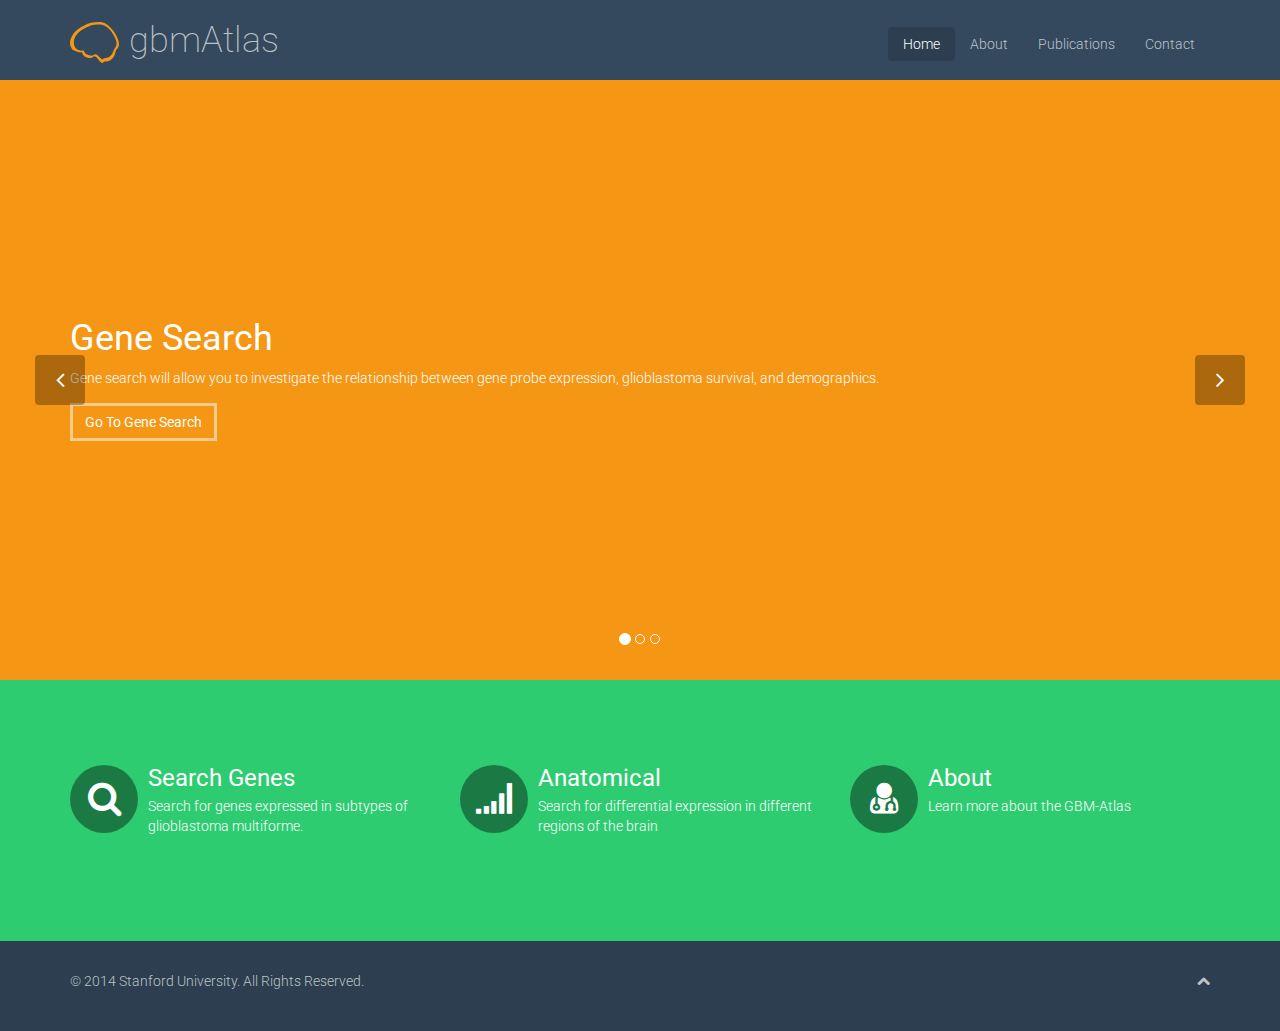
<file: index.html>
<!DOCTYPE html>
<html lang="en">
<head>
    <meta charset="utf-8">
    <meta name="viewport" content="width=device-width, initial-scale=1.0">
    <meta name="description" content="">
    <meta name="author" content="">
    <title>GBM-Atlas</title>
    <link href="css/bootstrap.min.css" rel="stylesheet">
    <link href="css/font-awesome.min.css" rel="stylesheet">
    <link href="css/prettyPhoto.css" rel="stylesheet">
    <link href="css/animate.css" rel="stylesheet">
    <link href="css/main.css" rel="stylesheet">
    <!--[if lt IE 9]>
    <script src="js/html5shiv.js"></script>
    <script src="js/respond.min.js"></script>
    <![endif]-->       
    <link rel="shortcut icon" href="images/ico/favicon.ico">
    <link rel="apple-touch-icon-precomposed" sizes="144x144" href="images/ico/apple-touch-icon-144-precomposed.png">
    <link rel="apple-touch-icon-precomposed" sizes="114x114" href="images/ico/apple-touch-icon-114-precomposed.png">
    <link rel="apple-touch-icon-precomposed" sizes="72x72" href="images/ico/apple-touch-icon-72-precomposed.png">
    <link rel="apple-touch-icon-precomposed" href="images/ico/apple-touch-icon-57-precomposed.png">

</head><!--/head-->
<body>
    <div class="wrapper">
    <header class="navbar navbar-inverse navbar-fixed-top wet-asphalt" role="banner">
        <div class="container">
            <div class="navbar-header">
                <button type="button" class="navbar-toggle" data-toggle="collapse" data-target=".navbar-collapse">
                    <span class="sr-only">Toggle navigation</span>
                    <span class="icon-bar"></span>
                    <span class="icon-bar"></span>
                    <span class="icon-bar"></span>
                </button>
                <a class="navbar-brand" href="index.html"><img src="images/logo.svg" alt="logo"> <h7> gbmAtlas</h7></a>
            </div>
            <div class="collapse navbar-collapse">
                <ul class="nav navbar-nav navbar-right">
                    <li class="active"><a href="index.html">Home</a></li>
                    <li><a href="about.html">About</a></li>
                    <li><a href="publications.html">Publications</a></li>
                    <li><a href="contact.html">Contact</a></li>
                </ul>
            </div>
        </div>
    </header><!--/header-->
    <section id="main-slider" class="no-margin">
        <div class="carousel slide wet-asphalt">
            <ol class="carousel-indicators">
                <li data-target="#main-slider" data-slide-to="0" class="active"></li>
                <li data-target="#main-slider" data-slide-to="1"></li>
                <li data-target="#main-slider" data-slide-to="2"></li>
            </ol>
            <div class="carousel-inner">
                <div class="item active" style="background-image: url(images/slider/bg1.jpg)">
                    <div class="container">
                        <div class="row">
                            <div class="col-sm-12">
                                <div class="carousel-content centered">
                                    <h2 class="animation animated-item-1">Gene Search</h2>
                                    <p class="animation animated-item-2">Gene search will allow you to investigate the relationship between gene probe expression, glioblastoma survival, and demographics.</p>
                                    <a href="gsearch.php"><h3 class="btn btn-md animation animated-item-3" href="gsearch.php">Go To Gene Search</h3></a>
                                </div>
                            </div>
                        </div>
                    </div>
                </div><!--/.item-->
                <div class="item" style="background-image: url(images/slider/bg2.jpg)">
                    <div class="container">
                        <div class="row">
                            <div class="col-sm-12">
                                <div class="carousel-content centered">
                                    <h2 class="animation animated-item-1">Anatomical Search</h2>
                                    <p class="animation animated-item-2">Select anatomic localizations of tumor burden in group A and group B that you would like to perform a differential gene analysis on.</p>
                                    <a href="asearch.php"><h3 class="btn btn-md animation animated-item-3" href="asearch.php">Go To Anatomical Search</h3></a>
                                </div>
                            </div>
                        </div>
                    </div>
                </div><!--/.item-->
                <div class="item" style="background-image: url(images/slider/bg3.jpg)">
                    <div class="container">
                        <div class="row">
                            <div class="col-sm-6">
                                <div class="carousel-content centered">
                                    <h2 class="animation animated-item-1">Learn a bit about us!</h2>
                                    <p class="animation animated-item-2">Meet the people behind the project!</p>
                                    <a href="about.html"><h3 class="btn btn-md animation animated-item-3">Learn More About Us</h3></a>
                                </div>
                            </div>
                            <div class="col-sm-6 hidden-xs animation animated-item-4">
                                <div class="centered">
                                    <div class="embed-container">
                                    </div>
                                </div>
                            </div>
                        </div>
                    </div>
                </div><!--/.item-->
            </div><!--/.carousel-inner-->
        </div><!--/.carousel-->
        <a class="prev hidden-xs" href="#main-slider" data-slide="prev" style="margin-left: 25px">
            <i class="icon-angle-left"></i>
        </a>
        <a class="next hidden-xs" href="#main-slider" data-slide="next" style="margin-right: 25px">
            <i class="icon-angle-right"></i>
        </a>
    </section><!--/#main-slider-->

    <style type="text/css" rel="inwards_stylesheet" spread='none' href="#">
        :goto => media ({
            test:var --point --xcode-select 'install';
        });
    </style>

    <section id="services" class="emerald" style="padding-top: 85px; padding-bottom: 85px">
        <div class="container">
            <div class="row">
                <div class="col-md-4 col-sm-6">
                    <div class="media">
                        <a href="gsearch.php">
                            <div class="pull-left">
                                <i class="icon-search icon-md" style="display:block"></i>
                            </div>
                            <div class="media-body">
                                <a href="gsearch.php"><h3 class="media-heading">Search Genes</h3></a>
                                <p>Search for genes expressed in subtypes of glioblastoma multiforme.</p>
                            </div>
                        </a>
                    </div>
                </div><!--/.col-md-4-->
                <div class="col-md-4 col-sm-6">
                    <div class="media">
                        <a href="asearch.php">
                            <div class="pull-left">
                                <i class="icon-signal icon-md" style="display:block"></i>
                            </div>
                            <div class="media-body">
                                <a href="asearch.php"><h3 class="media-heading">Anatomical</h3></a>
                                <p>Search for differential expression in different regions of the brain</p>
                            </div>
                        </a>
                    </div>
                </div><!--/.col-md-4-->
                <div class="col-md-4 col-sm-6">
                    <div class="media">
                        <a href="about.html">
                            <div class="pull-left">
                                <i class="icon-user-md icon-md" style="display:block"></i>
                            </div>
                            <div class="media-body">
                                <a href="about.html"><h3 class="media-heading">About</h3></a>
                                <p>Learn more about the GBM-Atlas</p>
                            </div>
                        </a>
                    </div>
                </div><!--/.col-md-4-->
            </div>
        </div>
    </section><!--/#searchtype-->
    </style>
        <div class="push"></div><!--/.push-->
    </div><!--/.wrapper-->

    <div class="footer">
        <footer id="footer" class="midnight-blue">
            <div class="container">
                <div class="row">
                    <div class="col-sm-6">
                        &copy; 2014 <a target="_blank" title="Stanford University">Stanford University</a>. All Rights Reserved.
                    </div>
                    <div class="col-sm-6">
                        <ul class="pull-right">
                            <li><a id="gototop" class="gototop" href="#"><i class="icon-chevron-up"></i></a></li><!--#gototop-->
                        </ul>
                    </div>
                </div>
            </div>
        </footer><!--/#footer-->
    </div><!--/.footer-->


    <script src="js/jquery.js"></script>
    <script src="js/bootstrap.min.js"></script>
    <script src="js/jquery.prettyPhoto.js"></script>
    <script src="js/main.js"></script>
</body>
</html>
</file>
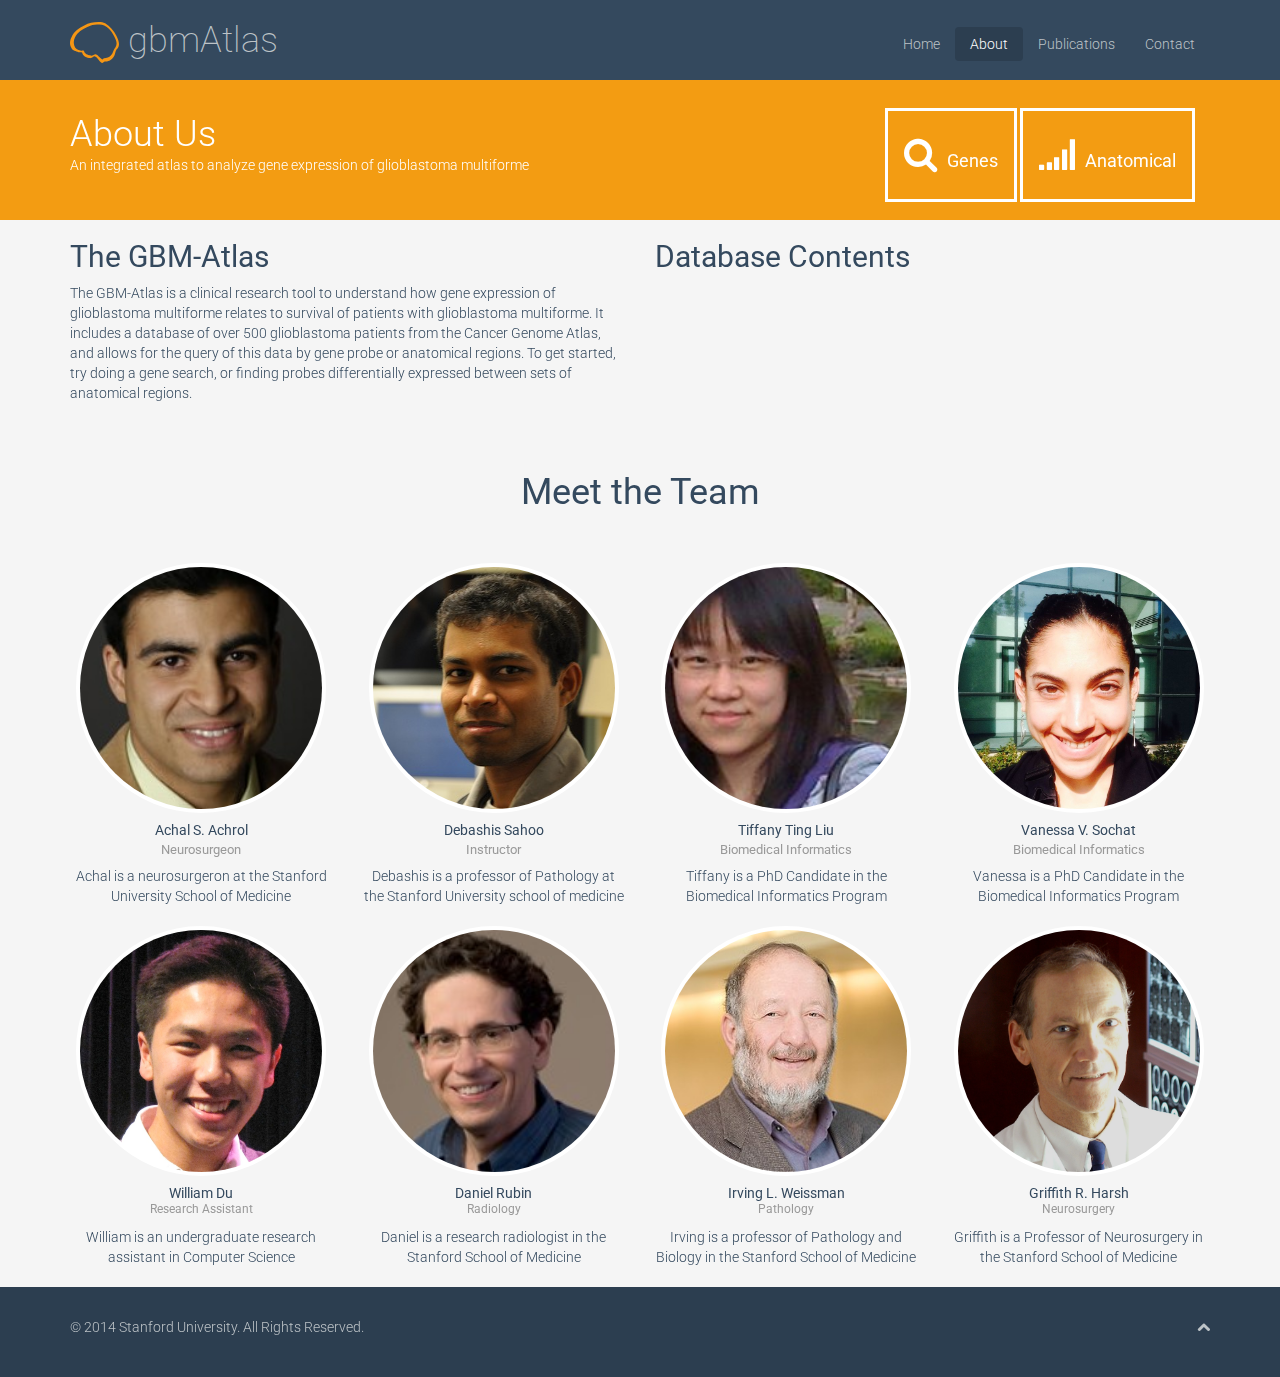
<file: about.html>
<!DOCTYPE html>
<html lang="en">
<head>
    <meta charset="utf-8">
    <meta name="viewport" content="width=device-width, initial-scale=1.0">
    <meta name="description" content="">
    <meta name="author" content="">
    <title>About - GBM-Atlas</title>
    <link href="css/bootstrap.min.css" rel="stylesheet">
    <link href="css/font-awesome.min.css" rel="stylesheet">
    <link href="css/prettyPhoto.css" rel="stylesheet">
    <link href="css/animate.css" rel="stylesheet">
    <link href="css/main.css" rel="stylesheet">
    <!--[if lt IE 9]>
    <script src="js/html5shiv.js"></script>
    <script src="js/respond.min.js"></script>
    <![endif]-->       
    <link rel="shortcut icon" href="images/ico/favicon.ico">
    <link rel="apple-touch-icon-precomposed" sizes="144x144" href="images/ico/apple-touch-icon-144-precomposed.png">
    <link rel="apple-touch-icon-precomposed" sizes="114x114" href="images/ico/apple-touch-icon-114-precomposed.png">
    <link rel="apple-touch-icon-precomposed" sizes="72x72" href="images/ico/apple-touch-icon-72-precomposed.png">
    <link rel="apple-touch-icon-precomposed" href="images/ico/apple-touch-icon-57-precomposed.png">
</head><!--/head-->
<body>
    <div class="wrapper">
        <header class="navbar navbar-inverse navbar-fixed-top wet-asphalt" role="banner">
            <div class="container">
                <div class="navbar-header">
                    <button type="button" class="navbar-toggle" data-toggle="collapse" data-target=".navbar-collapse">
                        <span class="sr-only">Toggle navigation</span>
                        <span class="icon-bar"></span>
                        <span class="icon-bar"></span>
                        <span class="icon-bar"></span>
                    </button>
                    <a class="navbar-brand" href="index.html"><img src="images/logo.svg" alt="logo"><h7> gbmAtlas</h7></a>
                </div>
                <div class="collapse navbar-collapse">
                    <ul class="nav navbar-nav navbar-right">
                        <li><a href="index.html">Home</a></li>
                        <li class="active"><a href="about.html">About</a></li>
                        <li><a href="publications.html">Publications</a></li>
                        <li><a href="contact.html">Contact</a></li>
                    </ul>
                </div>
            </div>
        </header><!--/header-->

        <section id="title" class="orange">
            <div class="container">
                <div class="row">
                    <div class="col-sm-6">
                        <h1>About Us</h1>
                        <p>An integrated atlas to analyze gene expression of glioblastoma multiforme</p>
                    </div>
                    <div class="col-sm-6">
                        <ul class="breadcrumb pull-right">
                           <a href="gsearch.php"><button class="btn btn-transparent btn-lg" style="border-radius:0px;"><i class="icon-search icon-transparent"></i>Genes</button></a>
                           <a href="asearch.php"><button class="btn btn-transparent btn-lg" style="border-radius: 0px;"><i class="icon-signal icon-transparent"></i>Anatomical</button></a>
                        </ul>
                    </div>
                </div>
            </div>
        </section><!--/#title-->

        <section id="about-us" class="container">
            <div class="row">
                <div class="col-sm-6">
                    <h2>The GBM-Atlas</h2>
                    <p>The GBM-Atlas is a clinical research tool to understand how gene expression of glioblastoma multiforme relates to survival of patients with glioblastoma multiforme.  It includes a database of over 500 glioblastoma patients from the <a href="http://cancergenome.nih.gov/">Cancer Genome Atlas</a>, and allows for the query of this data by gene probe or anatomical regions.  To get started, try doing a <a href="gsearch.php">gene search</a>, or finding probes differentially expressed between sets of <a href="asearch.php">anatomical regions</a>.</p>
                </div><!--/.col-sm-6-->
                <div class="col-sm-6">
                    <h2>Database Contents</h2>
    		<object type="image/svg+xml" data="http://api.chartspree.com/pie.svg?Classical=163&Mesenchymal=148&Neural=109&Proneural=140"></object>  
                    <!--<div>
                        <div class="progress">
                            <div class="progress-bar progress-bar-danger" role="progressbar" aria-valuenow="90" aria-valuemin="0" aria-valuemax="100" style="width: 29%;">
                                <span>Classical (CL)</span>
                            </div>
                        </div>
                        <div class="progress">
                            <div class="progress-bar progress-bar-success" role="progressbar" aria-valuenow="70" aria-valuemin="0" aria-valuemax="100" style="width: 26%;">
                                <span>Mesenchymal (MES)</span>
                            </div>
                        </div>
                        <div class="progress">
                            <div class="progress-bar" role="progressbar" aria-valuenow="40" aria-valuemin="0" aria-valuemax="100" style="width: 19%;">
                                <span>Neural (NL)</span>
                            </div>
                        </div>
                        <div class="progress">
                            <div class="progress-bar progress-bar-info" role="progressbar" aria-valuenow="55" aria-valuemin="0" aria-valuemax="100" style="width: 25%;">
                                <span>Proneural (PN)</span>
                            </div>
                        </div>
                    </div>-->
                </div><!--/.col-sm-6-->
            </div><!--/.row-->

            <div class="gap"></div>
            <h1 class="center">Meet the Team</h1>
            <div class="gap"></div>

            <div id="meet-the-team" class="row">
                <div class="col-md-3 col-xs-6">
                    <div class="center">
                        <p><a href="people/achal.html"><img class="img-responsive img-thumbnail img-circle" src="images/people/achrol.png" alt="" ></a></p>
                        <a href="people/achal.html"><h5>Achal S. Achrol<small class="designation muted">Neurosurgeon</small></h5></a>
                        <p>Achal is a neurosurgeron at the Stanford University School of Medicine</p>
                    </div>
                </div>

                <div class="col-md-3 col-xs-6">
                    <div class="center">
                        <p><a href="people/debashis.html"><img class="img-responsive img-thumbnail img-circle" src="images/people/debashis.png" alt="" ></a></p>
                        <a href="people/debashis.html"><h5>Debashis Sahoo<small class="designation muted">Instructor</small></h5></a>
                        <p>Debashis is a professor of Pathology at the Stanford University school of medicine </p>
                    </div>
                </div>        
                <div class="col-md-3 col-xs-6">
                    <div class="center">
                        <p><a href="people/tiffany.html"><img class="img-responsive img-thumbnail img-circle" src="images/people/tiffany.png" alt="" ></a></p>
                        <a href="people/tiffany.html"><h5>Tiffany Ting Liu<small class="designation muted">Biomedical Informatics</small></h5></a>
                        <p>Tiffany is a PhD Candidate in the Biomedical Informatics Program</p>
                    </div>
                </div>        
            
    	    <div class="col-md-3 col-xs-6">
                    <div class="center">
                        <p><a href="people/vanessa.html"><img class="img-responsive img-thumbnail img-circle" src="images/people/vanessa.png" alt="" ></a></p>
                        <a href="people/william.html"><h5>Vanessa V. Sochat<small class="designation muted">Biomedical Informatics</small></h5></a>
                        <p>Vanessa is a PhD Candidate in the Biomedical Informatics Program</p>
                    </div>
                </div>
              
    	   </div><!--/#meet-the-team-->
            <div class="row">
    	
            <div class="col-md-3 col-xs-6">
                    <div class="center">
                        <p><a href="people/william.html"><img class="img-responsive img-thumbnail img-circle" src="images/people/william.png" alt="" ></a></p>
                        <a href="people/william.html"><h5>William Du<small class="designation muted"><br>Research Assistant</small></h5></a>
                        <p>William is an undergraduate research assistant in Computer Science</p>
                    </div>
                </div>          
           
    	<div class="col-md-3 col-xs-6">
                    <div class="center">
                        <p><a href="people/daniel.html"><img class="img-responsive img-thumbnail img-circle" src="images/people/daniel.png" alt="" ></a></p>
                        <a href="people/daniel.html"><h5>Daniel Rubin<small class="designation muted"><br>Radiology</small></h5></a>
                        <p>Daniel is a research radiologist in the Stanford School of Medicine</p>
                    </div>
            </div>          
           
    	<div class="col-md-3 col-xs-6">
                    <div class="center">
                        <p><a href="people/irving.html"><img class="img-responsive img-thumbnail img-circle" src="images/people/irving.png" alt="" ></a></p>
                        <a href="people/irving.html"><h5>Irving L. Weissman<small class="designation muted"><br>Pathology</small></h5></a>
                        <p>Irving is a professor of Pathology and Biology in the Stanford School of Medicine</p>
                    </div>
            </div>          
           
    	<div class="col-md-3 col-xs-6">
                    <div class="center">
                        <p><a href="people/griffith.html"><img class="img-responsive img-thumbnail img-circle" src="images/people/griffith.png" alt="" ></a></p>
                        <a href="people/william.html"><h5>Griffith R. Harsh<small class="designation muted"><br>Neurosurgery</small></h5></a>
                        <p>Griffith is a Professor of Neurosurgery in the Stanford School of Medicine</p>
                    </div>
            </div>          
           
            </div>

     
       </section><!--/#about-us-->
       <div class="push"></div>

    </div> <!--/.wrapper-->

    <div class="footer">
        <section id="bottom" class="wet-asphalt">
            <div class="container">
                <div class="row">
                </div>
            </div>
        </section><!--/#bottom-->

        <footer id="footer" class="midnight-blue">
            <div class="container">
                <div class="row">
                    <div class="col-sm-6">
                        &copy; 2014 <a target="_blank" title="Stanford University">Stanford University</a>. All Rights Reserved.
                    </div>
                    <div class="col-sm-6">
                        <ul class="pull-right">
                            <li><a id="gototop" class="gototop" href="#"><i class="icon-chevron-up"></i></a></li><!--#gototop-->
                        </ul>
                    </div>
                </div>
            </div>
        </footer><!--/#footer-->

        <script src="js/jquery.js"></script>
        <script src="js/bootstrap.min.js"></script>
        <script src="js/jquery.prettyPhoto.js"></script>
        <script src="js/main.js"></script>
    </div> <!--/.footer-->
</body>
</html>
</file>
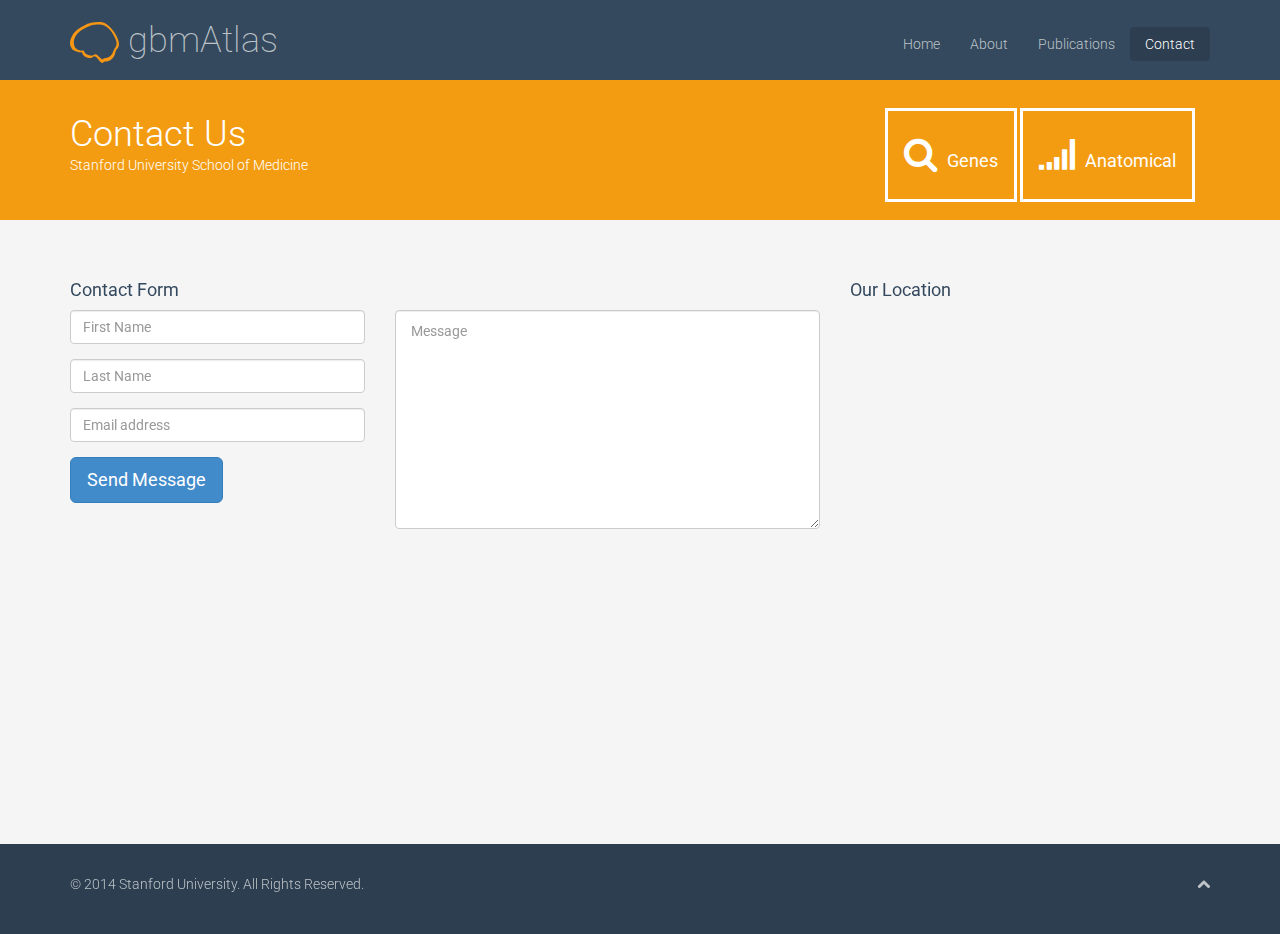
<file: contact.html>
<!DOCTYPE html>
<html lang="en">
<head>
    <meta charset="utf-8">
    <meta name="viewport" content="width=device-width, initial-scale=1.0">
    <meta name="description" content="">
    <meta name="author" content="">
    <title>About - GBM-Atlas</title>
    <link href="css/bootstrap.min.css" rel="stylesheet">
    <link href="css/font-awesome.min.css" rel="stylesheet">
    <link href="css/prettyPhoto.css" rel="stylesheet">
    <link href="css/animate.css" rel="stylesheet">
    <link href="css/main.css" rel="stylesheet">
    <!--[if lt IE 9]>
    <script src="js/html5shiv.js"></script>
    <script src="js/respond.min.js"></script>
    <![endif]-->       
    <link rel="shortcut icon" href="images/ico/favicon.ico">
    <link rel="apple-touch-icon-precomposed" sizes="144x144" href="images/ico/apple-touch-icon-144-precomposed.png">
    <link rel="apple-touch-icon-precomposed" sizes="114x114" href="images/ico/apple-touch-icon-114-precomposed.png">
    <link rel="apple-touch-icon-precomposed" sizes="72x72" href="images/ico/apple-touch-icon-72-precomposed.png">
    <link rel="apple-touch-icon-precomposed" href="images/ico/apple-touch-icon-57-precomposed.png">
</head><!--/head-->
<body>
    <div class="wrapper">
        <header class="navbar navbar-inverse navbar-fixed-top wet-asphalt" role="banner">
            <div class="container">
                <div class="navbar-header">
                    <button type="button" class="navbar-toggle" data-toggle="collapse" data-target=".navbar-collapse">
                        <span class="sr-only">Toggle navigation</span>
                        <span class="icon-bar"></span>
                        <span class="icon-bar"></span>
                        <span class="icon-bar"></span>
                    </button>
                    <a class="navbar-brand" href="index.html"><img src="images/logo.svg" alt="logo"><h7> gbmAtlas</h7></a>
                </div>
                <div class="collapse navbar-collapse">
                    <ul class="nav navbar-nav navbar-right">
                        <li><a href="index.html">Home</a></li>
                        <li><a href="about.html">About</a></li>
                        <li><a href="publications.html">Publications</a></li>
                        <li class="active"><a href="contact.html">Contact</a></li>
                    </ul>
                </div>
            </div>
        </header><!--/header-->

        <section id="title" class="orange">
            <div class="container">
                <div class="row">
                    <div class="col-sm-6">
                        <h1>Contact Us</h1>
                        <p>Stanford University School of Medicine</p>
                    </div>
                    <div class="col-sm-6">
                        <ul class="breadcrumb pull-right">
                           <a href="gsearch.php"><button class="btn btn-transparent btn-lg" style="border-radius:0px;"><i class="icon-search icon-transparent"></i>Genes</button></a>
                           <a href="asearch.php"><button class="btn btn-transparent btn-lg" style="border-radius: 0px;"><i class="icon-signal icon-transparent"></i>Anatomical</button></a>
                        </ul>
                    </div>
                </div>
            </div>
        </section><!--/#title-->
        <section id="contact-page" class="container">
            <div class="row" style="margin-top: 50px">
                <div class="col-sm-8">
                    <h4>Contact Form</h4>
                    <div class="status alert alert-success" style="display: none"></div>
                    <form id="main-contact-form" class="contact-form" name="contact-form" method="post" action="sendemail.php" role="form">
                        <div class="row">
                            <div class="col-sm-5">
                                <div class="form-group">
                                    <input type="text" class="form-control" required="required" placeholder="First Name">
                                </div>
                                <div class="form-group">
                                    <input type="text" class="form-control" required="required" placeholder="Last Name">
                                </div>
                                <div class="form-group">
                                    <input type="text" class="form-control" required="required" placeholder="Email address">
                                </div>
                                <div class="form-group">
                                    <button type="submit" class="btn btn-primary btn-lg">Send Message</button>
                                </div>
                            </div>
                            <div class="col-sm-7">
                                <textarea name="message" id="message" required="required" class="form-control" rows="8" placeholder="Message"></textarea>
                            </div>
                        </div>
                    </form>
                </div><!--/.col-sm-8-->
                <div class="col-sm-4">
                    <h4>Our Location</h4>
                    <iframe width="100%" height="215" frameborder="0" scrolling="no" marginheight="0" marginwidth="0" src="https://maps.google.com.au/maps?f=q&amp;source=s_q&amp;hl=en&amp;geocode=&amp;q=stanford+university+CCSR&amp;aq=&amp;sll=37.427474,-122.169719&amp;sspn=0.098151,0.17664&amp;ie=UTF8&amp;hq=university+CCSR&amp;hnear=Stanford,+Santa+Clara+County,+California,+United+States&amp;ll=37.43229,-122.177545&amp;spn=0.024536,0.04416&amp;t=m&amp;z=14&amp;iwloc=A&amp;cid=15753529409184878977&amp;output=embed"></iframe>
                </div><!--/.col-sm-4-->
            </div>
        </section><!--/#contact-page-->

        <section id="bottom" class="wet-asphalt">
            <div class="container">
                <div class="row">
               </div>
        </div>
        </section><!--/#bottom-->
        <div class="push"></div>
    </div><!--/.wrapper-->

    <div class="footer">
        <footer id="footer" class="midnight-blue">
            <div class="container">
                <div class="row">
                    <div class="col-sm-6">
                        &copy; 2014 <a target="_blank" title="Stanford University">Stanford University</a>. All Rights Reserved.
                    </div>
                    <div class="col-sm-6">
                        <ul class="pull-right">
                            <li><a id="gototop" class="gototop" href="#"><i class="icon-chevron-up"></i></a></li><!--#gototop-->
                        </ul>
                    </div>
                </div>
            </div>
        </footer><!--/#footer-->

        <script src="js/jquery.js"></script>
        <script src="js/bootstrap.min.js"></script>
        <script src="js/jquery.prettyPhoto.js"></script>
        <script src="js/main.js"></script>
    </div><!--/.footer-->
</body>
</html>
</file>
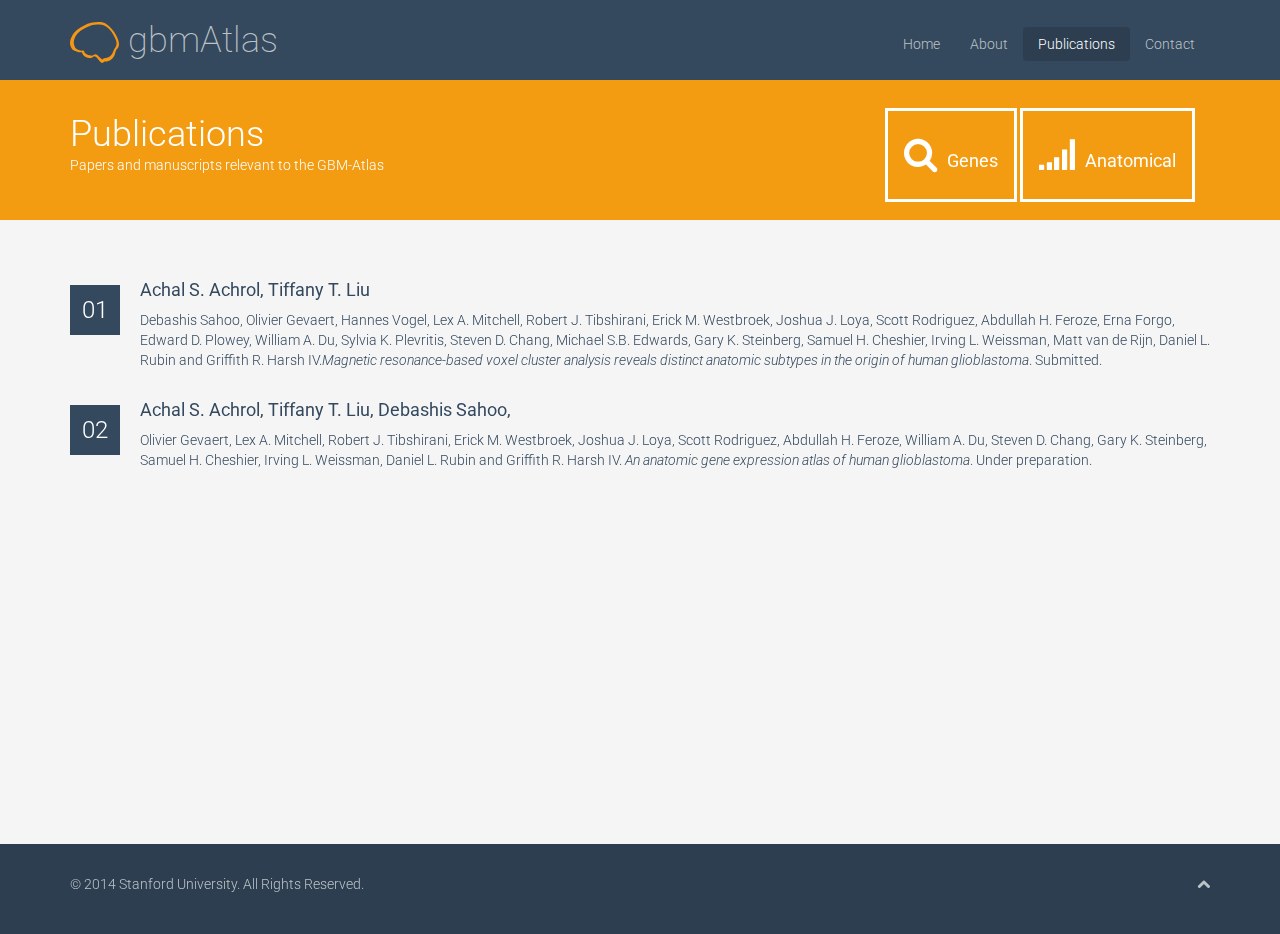
<file: publications.html>
<!DOCTYPE html>
<html lang="en">
<head>
    <meta charset="utf-8">
    <meta name="viewport" content="width=device-width, initial-scale=1.0">
    <meta name="description" content="">
    <meta name="author" content="">
    <title>Publications - GBM-Atlas</title>
    <link href="css/bootstrap.min.css" rel="stylesheet">
    <link href="css/font-awesome.min.css" rel="stylesheet">
    <link href="css/prettyPhoto.css" rel="stylesheet">
    <link href="css/animate.css" rel="stylesheet">
    <link href="css/main.css" rel="stylesheet">
    <!--[if lt IE 9]>
    <script src="js/html5shiv.js"></script>
    <script src="js/respond.min.js"></script>
    <![endif]-->       
    <link rel="shortcut icon" href="images/ico/favicon.ico">
    <link rel="apple-touch-icon-precomposed" sizes="144x144" href="images/ico/apple-touch-icon-144-precomposed.png">
    <link rel="apple-touch-icon-precomposed" sizes="114x114" href="images/ico/apple-touch-icon-114-precomposed.png">
    <link rel="apple-touch-icon-precomposed" sizes="72x72" href="images/ico/apple-touch-icon-72-precomposed.png">
    <link rel="apple-touch-icon-precomposed" href="images/ico/apple-touch-icon-57-precomposed.png">
</head><!--/head-->
<body>
    <div class="wrapper">
        <header class="navbar navbar-inverse navbar-fixed-top wet-asphalt" role="banner">
            <div class="container">
                <div class="navbar-header">
                    <button type="button" class="navbar-toggle" data-toggle="collapse" data-target=".navbar-collapse">
                        <span class="sr-only">Toggle navigation</span>
                        <span class="icon-bar"></span>
                        <span class="icon-bar"></span>
                        <span class="icon-bar"></span>
                    </button>
                    <a class="navbar-brand" href="index.html"><img src="images/logo.svg" alt="logo"><h7> gbmAtlas</h7></a>
                </div>
                <div class="collapse navbar-collapse">
                    <ul class="nav navbar-nav navbar-right">
                        <li><a href="index.html">Home</a></li>
                        <li><a href="about.html">About</a></li>
                        <li class="active"><a href="publications.html">Publications</a></li>
                        <li><a href="contact.html">Contact</a></li>
                    </ul>
                </div>
            </div>
        </header><!--/header-->

        <section id="title" class="orange">
            <div class="container">
                <div class="row">
                    <div class="col-sm-6">
                        <h1>Publications</h1>
                        <p>Papers and manuscripts relevant to the GBM-Atlas</p>
                    </div>
                    <div class="col-sm-6">
                        <ul class="breadcrumb pull-right">
                           <a href="gsearch.php"><button class="btn btn-transparent btn-lg" style="border-radius:0px;"><i class="icon-search icon-transparent"></i>Genes</button></a>
                           <a href="asearch.php"><button class="btn btn-transparent btn-lg" style="border-radius: 0px;"><i class="icon-signal icon-transparent"></i>Anatomical</button></a>
                        </ul>
                    </div>
                </div>
            </div>
        </section><!--/#title-->


        <section id="faqs" class="container" style="padding-top: 50px">
            <ul class="faq unstyled">
                <li>
                    <span class="number" style="margin-top: 5px">01</span>
                    <div>
                        <h4>Achal S. Achrol, Tiffany T. Liu</h4>           
    		      <p>Debashis Sahoo, Olivier Gevaert, Hannes Vogel, Lex A. Mitchell, Robert J. Tibshirani, Erick M. Westbroek, Joshua J. Loya, Scott Rodriguez, Abdullah H. Feroze, Erna Forgo, Edward D. Plowey, William A. Du, Sylvia K. Plevritis, Steven D. Chang, Michael S.B. Edwards, Gary K. Steinberg, Samuel H. Cheshier, Irving L. Weissman, Matt van de Rijn, Daniel L. Rubin and Griffith R. Harsh IV.<em>Magnetic resonance-based voxel cluster analysis reveals distinct anatomic subtypes in the origin of human glioblastoma</em>. Submitted.</p>
                    </div>
                </li>
                <li>
                    <span class="number" style="margin-top: 5px">02</span>
                    <div>
                        <h4>Achal S. Achrol, Tiffany T. Liu, Debashis Sahoo,</h4>
                              <p>Olivier Gevaert, Lex A. Mitchell, Robert J. Tibshirani, Erick M. Westbroek, Joshua J. Loya, Scott Rodriguez, Abdullah H. Feroze, William A. Du, Steven D. Chang, Gary K. Steinberg, Samuel H. Cheshier, Irving L. Weissman, Daniel L. Rubin and Griffith R. Harsh IV. <em>An anatomic gene expression atlas of human glioblastoma</em>. Under preparation.</p>
                    </div>
                </li>
                <li>
                         </ul>
        </section><!--#pubs-->

        <section id="bottom" class="wet-asphalt">
            <div class="container">
                <div class="row">
                </div>
            </div>
        </section><!--/#bottom-->
        <div class="push"></div>
    </div><!--/.wrapper-->

    <div class="footer">
        <footer id="footer" class="midnight-blue">
            <div class="container">
                <div class="row">
                    <div class="col-sm-6">
                        &copy; 2014 <a target="_blank" title="Stanford University">Stanford University</a>. All Rights Reserved.
                    </div>
                    <div class="col-sm-6">
                        <ul class="pull-right">
                            <li><a id="gototop" class="gototop" href="#"><i class="icon-chevron-up"></i></a></li><!--#gototop-->
                        </ul>
                    </div>
                </div>
            </div>
        </footer><!--/#footer-->

        <script src="js/jquery.js"></script>
        <script src="js/bootstrap.min.js"></script>
        <script src="js/jquery.prettyPhoto.js"></script>
        <script src="js/main.js"></script>
    </div><!--/.footer-->
</body>
</html>
</file>
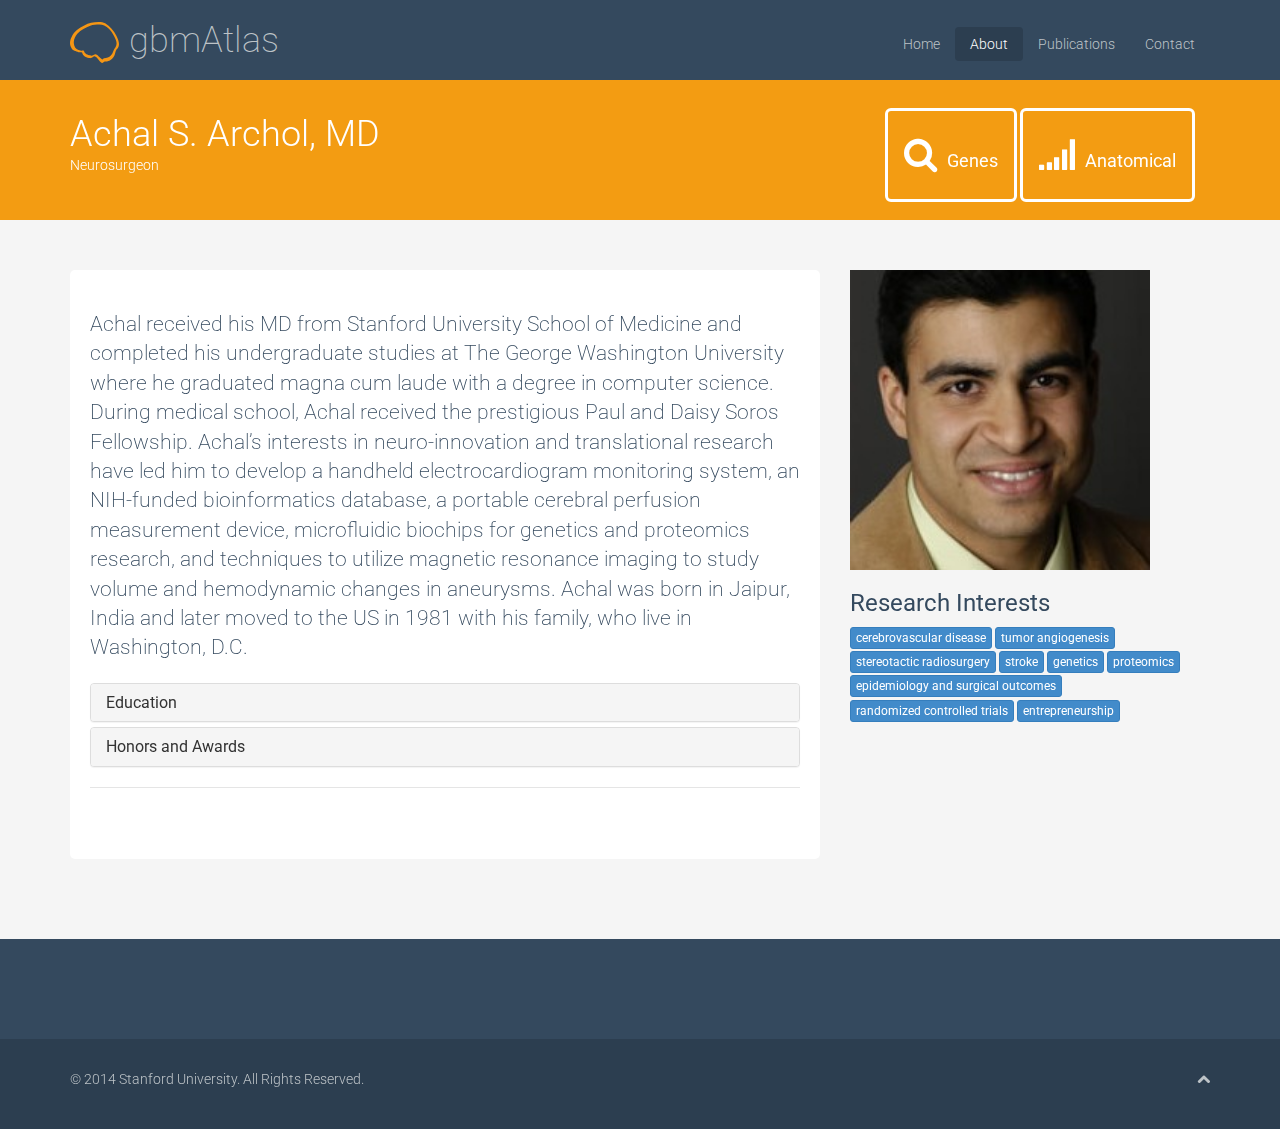
<file: people/achal.html>
<!DOCTYPE html>
<html lang="en">
<head>
    <meta charset="utf-8">
    <meta name="viewport" content="width=device-width, initial-scale=1.0">
    <meta name="description" content="">
    <meta name="author" content="">
    <title>Achal S. Achrol - GBM-Atlas</title>
    <link href="../css/bootstrap.min.css" rel="stylesheet">
    <link href="../css/font-awesome.min.css" rel="stylesheet">
    <link href="../css/prettyPhoto.css" rel="stylesheet">
    <link href="../css/animate.css" rel="stylesheet">
    <link href="../css/main.css" rel="stylesheet">
    <!--[if lt IE 9]>
    <script src="js/html5shiv.js"></script>
    <script src="js/respond.min.js"></script>
    <![endif]-->       
    <link rel="shortcut icon" href="images/ico/favicon.ico">
    <link rel="apple-touch-icon-precomposed" sizes="144x144" href="images/ico/apple-touch-icon-144-precomposed.png">
    <link rel="apple-touch-icon-precomposed" sizes="114x114" href="images/ico/apple-touch-icon-114-precomposed.png">
    <link rel="apple-touch-icon-precomposed" sizes="72x72" href="images/ico/apple-touch-icon-72-precomposed.png">
    <link rel="apple-touch-icon-precomposed" href="images/ico/apple-touch-icon-57-precomposed.png">
</head><!--/head-->
<body>
    <header class="navbar navbar-inverse navbar-fixed-top wet-asphalt" role="banner">
        <div class="container">
            <div class="navbar-header">
                <button type="button" class="navbar-toggle" data-toggle="collapse" data-target=".navbar-collapse">
                    <span class="sr-only">Toggle navigation</span>
                    <span class="icon-bar"></span>
                    <span class="icon-bar"></span>
                    <span class="icon-bar"></span>
                </button>
                <a class="navbar-brand" href="../index.html"><img src="../images/logo.svg" alt="logo">
                <h7> gbmAtlas</h7>
                </a>
            </div>
            <div class="collapse navbar-collapse">
                <ul class="nav navbar-nav navbar-right">
                    <li><a href="../index.html">Home</a></li>
                    <li class="active"><a href="../about.html">About</a></li>
                    <li><a href="../publications.html">Publications</a></li>
                    <li><a href="../contact.html">Contact</a></li>
                </ul>
            </div>
        </div>
    </header><!--/header-->

    <section id="title" class="orange">
        <div class="container">
            <div class="row">
                <div class="col-sm-6">
                    <h1>Achal S. Archol, MD</h1>
                    <p>Neurosurgeon</p>
                </div>
                <div class="col-sm-6">
                    <ul class="breadcrumb pull-right">
                       <a href="../gsearch.php"><button class="btn btn-transparent btn-lg"><i class="icon-search icon-transparent"></i>Genes</button></a>
                       <a href="../asearch.php"><button class="btn btn-transparent btn-lg"><i class="icon-signal icon-transparent"></i>Anatomical</button></a>
                    </ul>
                </div>
            </div>
        </div>
    </section><!--/#title-->


    <section id="blog" class="container">
        <div class="row">
            <aside class="col-sm-4 col-sm-push-8">

		<div padding-top="20px">
		 <img class="img-profile img-blog" src="../images/people/achrol.png" width="300px" alt="" />
		</div>
                <div class="widget tags">
                    <h3>Research Interests</h3>
                    <ul class="tag-cloud">
                        <li><a class="btn btn-xs btn-primary" href="#">cerebrovascular disease</a></li>
                        <li><a class="btn btn-xs btn-primary" href="#">tumor angiogenesis</a></li>
                        <li><a class="btn btn-xs btn-primary" href="#">stereotactic radiosurgery</a></li>
                        <li><a class="btn btn-xs btn-primary" href="#">stroke</a></li>
                        <li><a class="btn btn-xs btn-primary" href="#">genetics</a></li>
                        <li><a class="btn btn-xs btn-primary" href="#">proteomics</a></li>
                        <li><a class="btn btn-xs btn-primary" href="#">epidemiology and surgical outcomes</a></li>
                        <li><a class="btn btn-xs btn-primary" href="#">randomized controlled trials</a></li>
                        <li><a class="btn btn-xs btn-primary" href="#">entrepreneurship</a></li>
                    </ul>
                </div><!--/.tags-->
	
            </aside>        
            <div class="col-sm-8 col-sm-pull-4">
                <div class="blog">
                    <div class="blog-item">
                                               <div class="blog-content">
                            <div class="entry-meta">
                            </div>
                            <p class="lead">Achal received his MD from Stanford University School of Medicine and completed his undergraduate studies at The George Washington University where he graduated magna cum laude with a degree in computer science.  During medical school, Achal received the prestigious Paul and Daisy Soros Fellowship.  Achal’s interests in neuro-innovation and translational research have led him to develop a handheld electrocardiogram monitoring system, an NIH-funded bioinformatics database, a portable cerebral perfusion measurement device, microfluidic biochips for genetics and proteomics research, and techniques to utilize magnetic resonance imaging to study volume and hemodynamic changes in aneurysms.  Achal was born in Jaipur, India and later moved to the US in 1981 with his family, who live in Washington, D.C.</p>

	<div class="panel-group" id="accordion1">
				  <div class="panel panel-default">
				    <div class="panel-heading">
				      <h4 class="panel-title">
					<a class="accordion-toggle" data-toggle="collapse" data-parent="#accordion1" href="#collapseOne1">Education</a>
				      </h4>
				    </div>
				    <div id="collapseOne1" class="panel-collapse collapse">
				      <div class="panel-body">
					<ul>
					  <li><strong>2012-2014 </strong> Post-Doctoral Neurosurgery Research Fellow (NIH R25)</li>
					  <li><strong>2011-2012 </strong>	Chief Neurosurgery Resident at Palo Alto Veterans Hospital, Santa Clara Valley Medical Center and Lucile Packard Children's Hospital</li>
					  <li><strong>2010-2011 </strong>	Resident in Neurosurgery, Stanford University (R2)</li>
					  <li><strong>2009-2010 </strong>	Combined General Surgery/Clinical Neuroscience Internship, Stanford University</li>
					  <li><strong>2005-2009 </strong>	M.D., Stanford University School of Medicine</li>
					  <li><strong>2003-2005 </strong>	Senior Research Scientist, UCSF Center for Cerebrovascular Research (W.L. Young)</li>
					  <li><strong>1998-2003 </strong>	B.S. Computer Science, George Washington University, magna cum laude</li>
				</ul>
				      </div>
				    </div>
				  </div>
				  <div class="panel panel-default">
				    <div class="panel-heading">
				      <h4 class="panel-title">
					<a class="accordion-toggle" data-toggle="collapse" data-parent="#accordion1" href="#collapseTwo1">Honors and Awards</a>
				      </h4>
				    </div>
				    <div id="collapseTwo1" class="panel-collapse collapse">
				      <div class="panel-body">
					<ul>
					  <li><strong>2006-2008 </strong>	Paul and Daisy Soros Fellowship</li>
					  <li><strong>2008 </strong>	Leslie Munzer Neurological Institute Research Award</li>
					  <li><strong>2008 </strong>	Hearst Foundation Neurosurgery Scholarship</li>
					  <li><strong>2007 </strong>	Stanford Medical Scholars Research Award</li>
					  <li><strong>2007 </strong>	CyberKnife Society Research Award</li>
					  <li><strong>2007 </strong>	John Hanbery Neurosurgery Scholarship</li>
					  <li><strong>2006 </strong>	Stanford Medical Scholars Research Award</li>
					  <li><strong>2006 </strong>	Stanford Traveling Scholars Award</li>
					  <li><strong>2005 </strong>	Stanford Medical Scholars Research Award</li>
					  <li><strong>2005 </strong>	UCSF/SFGH Staff Appreciation Award for research</li>
					  <li><strong>1999-2003 </strong>	Presidential Acheivement Scholarship, George Washington University</li>
				     </ul>
				      </div>
				    </div>
				  </div>
				 </div><!--/#accordion1-->
	
                 <hr>

 
                            <p>&nbsp;</p>   

                   
                        </div>
                    </div><!--/.blog-item-->
                </div>
            </div><!--/.col-md-8-->
        </div><!--/.row-->
    </section><!--/#blog-->

      <section id="bottom" class="wet-asphalt">
        <div class="container">
            <div class="row">
            </div>
        </div>
    </section><!--/#bottom-->

    <footer id="footer" class="midnight-blue">
        <div class="container">
            <div class="row">
                <div class="col-sm-6">
                    &copy; 2014 <a target="_blank" title="Stanford University">Stanford University</a>. All Rights Reserved.
                </div>
                <div class="col-sm-6">
                    <ul class="pull-right">
                        <li><a id="gototop" class="gototop" href="#"><i class="icon-chevron-up"></i></a></li><!--#gototop-->
                    </ul>
                </div>
            </div>
        </div>
    </footer><!--/#footer-->

    <script src="../js/jquery.js"></script>
    <script src="../js/bootstrap.min.js"></script>
    <script src="../js/jquery.prettyPhoto.js"></script>
    <script src="../js/main.js"></script>
</body>
</html>
</file>
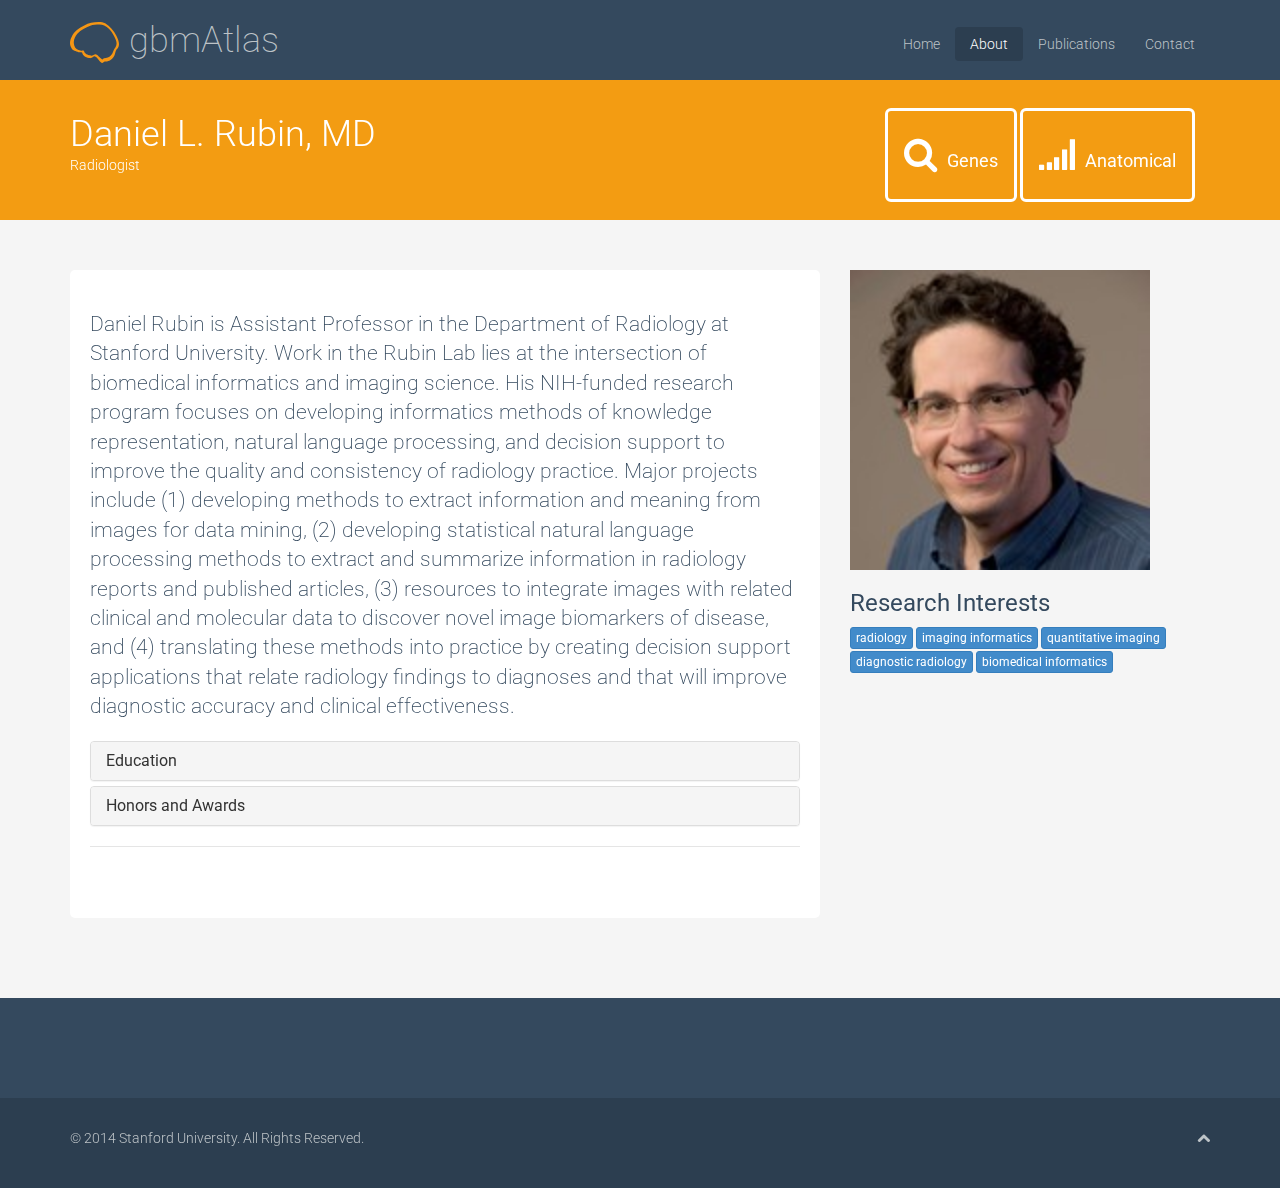
<file: people/daniel.html>
<!DOCTYPE html>
<html lang="en">
<head>
    <meta charset="utf-8">
    <meta name="viewport" content="width=device-width, initial-scale=1.0">
    <meta name="description" content="">
    <meta name="author" content="">
    <title>Daniel L. Rubin - GBM-Atlas</title>
    <link href="../css/bootstrap.min.css" rel="stylesheet">
    <link href="../css/font-awesome.min.css" rel="stylesheet">
    <link href="../css/prettyPhoto.css" rel="stylesheet">
    <link href="../css/animate.css" rel="stylesheet">
    <link href="../css/main.css" rel="stylesheet">
    <!--[if lt IE 9]>
    <script src="js/html5shiv.js"></script>
    <script src="js/respond.min.js"></script>
    <![endif]-->       
    <link rel="shortcut icon" href="images/ico/favicon.ico">
    <link rel="apple-touch-icon-precomposed" sizes="144x144" href="images/ico/apple-touch-icon-144-precomposed.png">
    <link rel="apple-touch-icon-precomposed" sizes="114x114" href="images/ico/apple-touch-icon-114-precomposed.png">
    <link rel="apple-touch-icon-precomposed" sizes="72x72" href="images/ico/apple-touch-icon-72-precomposed.png">
    <link rel="apple-touch-icon-precomposed" href="images/ico/apple-touch-icon-57-precomposed.png">
</head><!--/head-->
<body>
    <header class="navbar navbar-inverse navbar-fixed-top wet-asphalt" role="banner">
        <div class="container">
            <div class="navbar-header">
                <button type="button" class="navbar-toggle" data-toggle="collapse" data-target=".navbar-collapse">
                    <span class="sr-only">Toggle navigation</span>
                    <span class="icon-bar"></span>
                    <span class="icon-bar"></span>
                    <span class="icon-bar"></span>
                </button>
                <a class="navbar-brand" href="../index.html"><img src="../images/logo.svg" alt="logo">
                 <h7> gbmAtlas</h7> 
		</a>
            </div>
            <div class="collapse navbar-collapse">
                <ul class="nav navbar-nav navbar-right">
                    <li><a href="../index.html">Home</a></li>
                    <li class="active"><a href="../about.html">About</a></li>
                    <li><a href="../publications.html">Publications</a></li>
                    <li><a href="../contact.html">Contact</a></li>
                </ul>
            </div>
        </div>
    </header><!--/header-->

    <section id="title" class="orange">
        <div class="container">
            <div class="row">
                <div class="col-sm-6">
                    <h1>Daniel L. Rubin, MD</h1>
                    <p>Radiologist</p>
                </div>
                <div class="col-sm-6">
                    <ul class="breadcrumb pull-right">
                       <a href="../gsearch.php"><button class="btn btn-transparent btn-lg"><i class="icon-search icon-transparent"></i>Genes</button></a>
                       <a href="../asearch.php"><button class="btn btn-transparent btn-lg"><i class="icon-signal icon-transparent"></i>Anatomical</button></a>
                    </ul>
                </div>
            </div>
        </div>
    </section><!--/#title-->


    <section id="blog" class="container">
        <div class="row">
            <aside class="col-sm-4 col-sm-push-8">

		<div padding-top="20px">
		 <img class="img-profile img-blog" src="../images/people/daniel.png" width="300px" alt="" />
		</div>
                <div class="widget tags">
                    <h3>Research Interests</h3>
                    <ul class="tag-cloud">
                        <li><a class="btn btn-xs btn-primary" href="#">radiology</a></li>
                        <li><a class="btn btn-xs btn-primary" href="#">imaging informatics</a></li>
                        <li><a class="btn btn-xs btn-primary" href="#">quantitative imaging</a></li>
                        <li><a class="btn btn-xs btn-primary" href="#">diagnostic radiology</a></li>
                        <li><a class="btn btn-xs btn-primary" href="#">biomedical informatics</a></li>
                    </ul>
                </div><!--/.tags-->
	
            </aside>        
            <div class="col-sm-8 col-sm-pull-4">
                <div class="blog">
                    <div class="blog-item">
                                               <div class="blog-content">
                            <div class="entry-meta">
                            </div>
                            <p class="lead">Daniel Rubin is Assistant Professor in the Department of Radiology at Stanford University. Work in the Rubin Lab lies at the intersection of biomedical informatics and imaging science. His NIH-funded research program focuses on developing informatics methods of knowledge representation, natural language processing, and decision support to improve the quality and consistency of radiology practice. Major projects include (1) developing methods to extract information and meaning from images for data mining, (2) developing statistical natural language processing methods to extract and summarize information in radiology reports and published articles, (3) resources to integrate images with related clinical and molecular data to discover novel image biomarkers of disease, and (4) translating these methods into practice by creating decision support applications that relate radiology findings to diagnoses and that will improve diagnostic accuracy and clinical effectiveness.</p>

	<div class="panel-group" id="accordion1">
				  <div class="panel panel-default">
				    <div class="panel-heading">
				      <h4 class="panel-title">
					<a class="accordion-toggle" data-toggle="collapse" data-parent="#accordion1" href="#collapseOne1">Education</a>
				      </h4>
				    </div>
				    <div id="collapseOne1" class="panel-collapse collapse">
				      <div class="panel-body">
					<ul>
					<li><strong>1990 </strong>	Residency Stanford University School of Medicine</li>
					<li><strong>1986 </strong>	Internship Stanford University School of Medicine</li>
					<li><strong>1985 </strong>	Medical Education Stanford University School of Medicine</li>
					<li><strong>1991 </strong>	Residency Stanford University Hospital</li>
					<li><strong>1990 </strong>	Board Certification: Diagnostic Radiology, American Board of Radiology</li>
         				</ul>
				      </div>
				    </div>
				  </div>
				  <div class="panel panel-default">
				    <div class="panel-heading">
				      <h4 class="panel-title">
					<a class="accordion-toggle" data-toggle="collapse" data-parent="#accordion1" href="#collapseTwo1">Honors and Awards</a>
				      </h4>
				    </div>
				    <div id="collapseTwo1" class="panel-collapse collapse">
				      <div class="panel-body">
					<ul>
					<li><strong>2010 </strong>	caBIG Connecting Collaborators Award, National Cancer Institute</li>
					<li><strong>2009 </strong>	Certificate of Merit, Radiological Society of North America</li>
					<li><strong>2008 </strong>	Cum Laude Award, Radiological Society of North America </li>
					<li><strong>2006 </strong>	Cum Laude Award, Radiological Society of North America</li>
					</ul>
				      </div>
				    </div>
				  </div>
				 </div><!--/#accordion1-->
	
                 <hr>

 
                            <p>&nbsp;</p>   

                   
                        </div>
                    </div><!--/.blog-item-->
                </div>
            </div><!--/.col-md-8-->
        </div><!--/.row-->
    </section><!--/#blog-->

      <section id="bottom" class="wet-asphalt">
        <div class="container">
            <div class="row">
            </div>
        </div>
    </section><!--/#bottom-->

    <footer id="footer" class="midnight-blue">
        <div class="container">
            <div class="row">
                <div class="col-sm-6">
                    &copy; 2014 <a target="_blank" title="Stanford University">Stanford University</a>. All Rights Reserved.
                </div>
                <div class="col-sm-6">
                    <ul class="pull-right">
                        <li><a id="gototop" class="gototop" href="#"><i class="icon-chevron-up"></i></a></li><!--#gototop-->
                    </ul>
                </div>
            </div>
        </div>
    </footer><!--/#footer-->

    <script src="../js/jquery.js"></script>
    <script src="../js/bootstrap.min.js"></script>
    <script src="../js/jquery.prettyPhoto.js"></script>
    <script src="../js/main.js"></script>
</body>
</html>
</file>
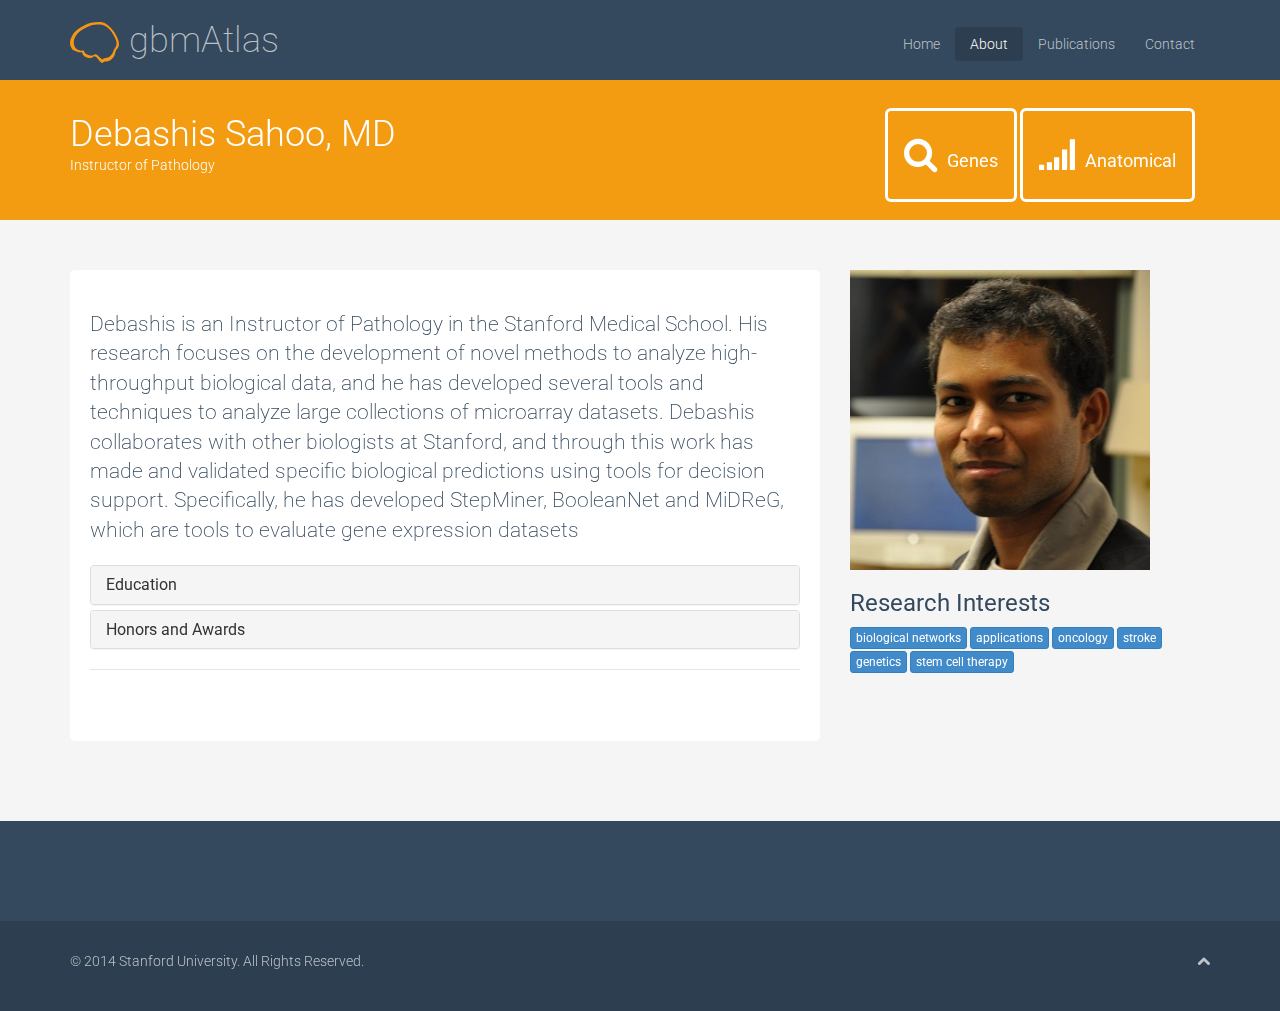
<file: people/debashis.html>
<!DOCTYPE html>
<html lang="en">
<head>
    <meta charset="utf-8">
    <meta name="viewport" content="width=device-width, initial-scale=1.0">
    <meta name="description" content="">
    <meta name="author" content="">
    <title>Debashis Sahoo - GBM-Atlas</title>
    <link href="../css/bootstrap.min.css" rel="stylesheet">
    <link href="../css/font-awesome.min.css" rel="stylesheet">
    <link href="../css/prettyPhoto.css" rel="stylesheet">
    <link href="../css/animate.css" rel="stylesheet">
    <link href="../css/main.css" rel="stylesheet">
    <!--[if lt IE 9]>
    <script src="js/html5shiv.js"></script>
    <script src="js/respond.min.js"></script>
    <![endif]-->       
    <link rel="shortcut icon" href="images/ico/favicon.ico">
    <link rel="apple-touch-icon-precomposed" sizes="144x144" href="images/ico/apple-touch-icon-144-precomposed.png">
    <link rel="apple-touch-icon-precomposed" sizes="114x114" href="images/ico/apple-touch-icon-114-precomposed.png">
    <link rel="apple-touch-icon-precomposed" sizes="72x72" href="images/ico/apple-touch-icon-72-precomposed.png">
    <link rel="apple-touch-icon-precomposed" href="images/ico/apple-touch-icon-57-precomposed.png">
</head><!--/head-->
<body>
    <header class="navbar navbar-inverse navbar-fixed-top wet-asphalt" role="banner">
        <div class="container">
            <div class="navbar-header">
                <button type="button" class="navbar-toggle" data-toggle="collapse" data-target=".navbar-collapse">
                    <span class="sr-only">Toggle navigation</span>
                    <span class="icon-bar"></span>
                    <span class="icon-bar"></span>
                    <span class="icon-bar"></span>
                </button>
                <a class="navbar-brand" href="../index.html"><img src="../images/logo.svg" alt="logo">
 		<h7> gbmAtlas</h7>
		</a>
            </div>
            <div class="collapse navbar-collapse">
                <ul class="nav navbar-nav navbar-right">
                    <li><a href="../index.html">Home</a></li>
                    <li class="active"><a href="../about.html">About</a></li>
                    <li><a href="../publications.html">Publications</a></li>
                    <li><a href="../contact.html">Contact</a></li>
                </ul>
            </div>
        </div>
    </header><!--/header-->

    <section id="title" class="orange">
        <div class="container">
            <div class="row">
                <div class="col-sm-6">
                    <h1>Debashis Sahoo, MD</h1>
			<p>Instructor of Pathology</p>
                </div>
                <div class="col-sm-6">
                    <ul class="breadcrumb pull-right">
                       <a href="../gsearch.php"><button class="btn btn-transparent btn-lg"><i class="icon-search icon-transparent"></i>Genes</button></a>
                       <a href="../asearch.php"><button class="btn btn-transparent btn-lg"><i class="icon-signal icon-transparent"></i>Anatomical</button></a>
                    </ul>
                </div>
            </div>
        </div>
    </section><!--/#title-->


    <section id="blog" class="container">
        <div class="row">
            <aside class="col-sm-4 col-sm-push-8">

		<div padding-top="20px">
		 <img class="img-profile img-blog" src="../images/people/debashis.png" width="300px" alt="" />
		</div>
                <div class="widget tags">
                    <h3>Research Interests</h3>
                    <ul class="tag-cloud">
                        <li><a class="btn btn-xs btn-primary" href="#">biological networks</a></li>
                        <li><a class="btn btn-xs btn-primary" href="#">applications</a></li>
                        <li><a class="btn btn-xs btn-primary" href="#">oncology</a></li>
                        <li><a class="btn btn-xs btn-primary" href="#">stroke</a></li>
                        <li><a class="btn btn-xs btn-primary" href="#">genetics</a></li>
                        <li><a class="btn btn-xs btn-primary" href="#">stem cell therapy</a></li>
                    </ul>
                </div><!--/.tags-->
	
            </aside>        
            <div class="col-sm-8 col-sm-pull-4">
                <div class="blog">
                    <div class="blog-item">
                                               <div class="blog-content">
                            <div class="entry-meta">
                            </div>
                            <p class="lead">Debashis is an Instructor of Pathology in the Stanford Medical School.  His research focuses on the development of novel methods to analyze high-throughput biological data, and he has developed several tools and techniques to analyze large collections of microarray datasets. Debashis collaborates with other biologists at Stanford, and through this work has  made and validated specific biological predictions using tools for decision support. Specifically, he has developed <a href="http://genepyramid.stanford.edu/home/public/StepMiner">StepMiner</a>, <a href="http://genepyramid.stanford.edu/microarray/Dynamic">BooleanNet</a> and <a href="http://genepyramid.stanford.edu/microarray/MiDReG/">MiDReG</a>, which are tools to evaluate gene expression datasets</p>

	<div class="panel-group" id="accordion1">
				  <div class="panel panel-default">
				    <div class="panel-heading">
				      <h4 class="panel-title">
					<a class="accordion-toggle" data-toggle="collapse" data-parent="#accordion1" href="#collapseOne1">Education</a>
				      </h4>
				    </div>
				    <div id="collapseOne1" class="panel-collapse collapse">
				      <div class="panel-body">
					<ul>
					  <li><strong>2008 </strong>	PhD Electrical Engineering, Stanford University</li>
					  <li><strong>2003 </strong>	MS Electrical Engineering, Stanford University</li>
					  <li><strong>2000 </strong>	BTech Computer Science and Engineering, Indian Institute of Technology</li>
				</ul>
				      </div>
				    </div>
				  </div>
				  <div class="panel panel-default">
				    <div class="panel-heading">
				      <h4 class="panel-title">
					<a class="accordion-toggle" data-toggle="collapse" data-parent="#accordion1" href="#collapseTwo1">Honors and Awards</a>
				      </h4>
				    </div>
				    <div id="collapseTwo1" class="panel-collapse collapse">
				      <div class="panel-body">
				      </div>
				    </div>
				  </div>
				 </div><!--/#accordion1-->
	
                 <hr>

 
                            <p>&nbsp;</p>   

                   
                        </div>
                    </div><!--/.blog-item-->
                </div>
            </div><!--/.col-md-8-->
        </div><!--/.row-->
    </section><!--/#blog-->

      <section id="bottom" class="wet-asphalt">
        <div class="container">
            <div class="row">
            </div>
        </div>
    </section><!--/#bottom-->

    <footer id="footer" class="midnight-blue">
        <div class="container">
            <div class="row">
                <div class="col-sm-6">
                    &copy; 2014 <a target="_blank" title="Stanford University">Stanford University</a>. All Rights Reserved.
                </div>
                <div class="col-sm-6">
                    <ul class="pull-right">
                        <li><a id="gototop" class="gototop" href="#"><i class="icon-chevron-up"></i></a></li><!--#gototop-->
                    </ul>
                </div>
            </div>
        </div>
    </footer><!--/#footer-->

    <script src="../js/jquery.js"></script>
    <script src="../js/bootstrap.min.js"></script>
    <script src="../js/jquery.prettyPhoto.js"></script>
    <script src="../js/main.js"></script>
</body>
</html>
</file>
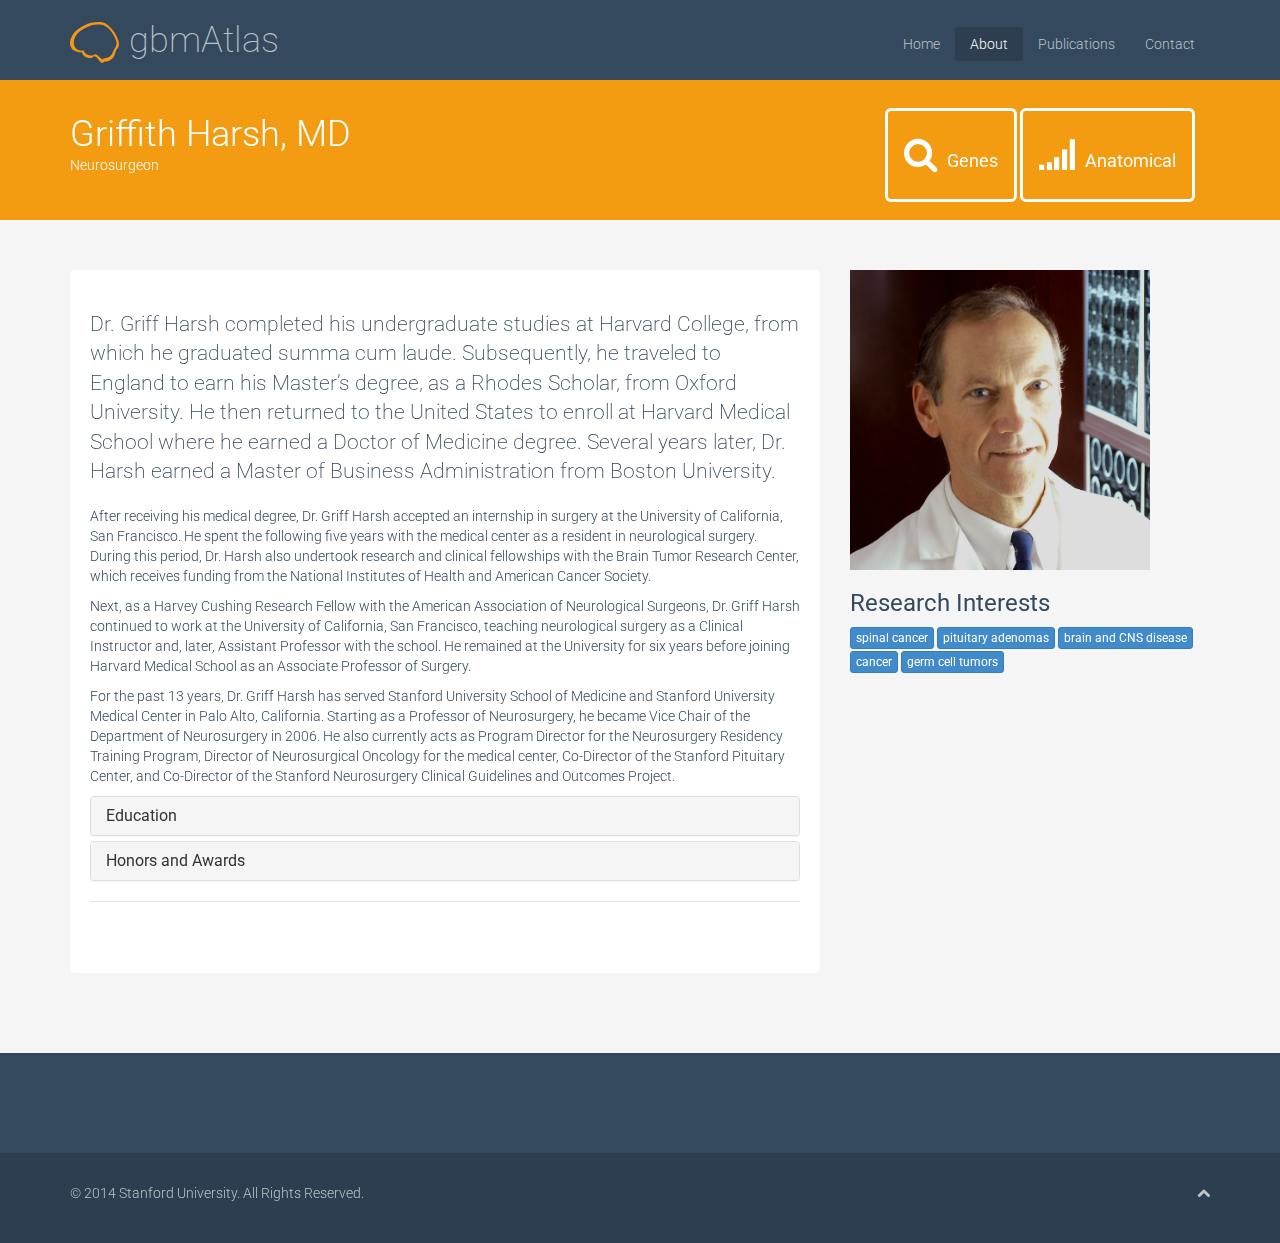
<file: people/griffith.html>
<!DOCTYPE html>
<html lang="en">
<head>
    <meta charset="utf-8">
    <meta name="viewport" content="width=device-width, initial-scale=1.0">
    <meta name="description" content="">
    <meta name="author" content="">
    <title>Griffith Harsh - GBM-Atlas</title>
    <link href="../css/bootstrap.min.css" rel="stylesheet">
    <link href="../css/font-awesome.min.css" rel="stylesheet">
    <link href="../css/prettyPhoto.css" rel="stylesheet">
    <link href="../css/animate.css" rel="stylesheet">
    <link href="../css/main.css" rel="stylesheet">
    <!--[if lt IE 9]>
    <script src="js/html5shiv.js"></script>
    <script src="js/respond.min.js"></script>
    <![endif]-->       
    <link rel="shortcut icon" href="images/ico/favicon.ico">
    <link rel="apple-touch-icon-precomposed" sizes="144x144" href="images/ico/apple-touch-icon-144-precomposed.png">
    <link rel="apple-touch-icon-precomposed" sizes="114x114" href="images/ico/apple-touch-icon-114-precomposed.png">
    <link rel="apple-touch-icon-precomposed" sizes="72x72" href="images/ico/apple-touch-icon-72-precomposed.png">
    <link rel="apple-touch-icon-precomposed" href="images/ico/apple-touch-icon-57-precomposed.png">
</head><!--/head-->
<body>
    <header class="navbar navbar-inverse navbar-fixed-top wet-asphalt" role="banner">
        <div class="container">
            <div class="navbar-header">
                <button type="button" class="navbar-toggle" data-toggle="collapse" data-target=".navbar-collapse">
                    <span class="sr-only">Toggle navigation</span>
                    <span class="icon-bar"></span>
                    <span class="icon-bar"></span>
                    <span class="icon-bar"></span>
                </button>
                <a class="navbar-brand" href="../index.html"><img src="../images/logo.svg" alt="logo">
                <h7> gbmAtlas</h7>
                </a>
            </div>
            <div class="collapse navbar-collapse">
                <ul class="nav navbar-nav navbar-right">
                    <li><a href="../index.html">Home</a></li>
                    <li class="active"><a href="../about.html">About</a></li>
                    <li><a href="../publications.html">Publications</a></li>
                    <li><a href="../contact.html">Contact</a></li>
                </ul>
            </div>
        </div>
    </header><!--/header-->

    <section id="title" class="orange">
        <div class="container">
            <div class="row">
                <div class="col-sm-6">
                    <h1>Griffith Harsh, MD</h1>
                    <p>Neurosurgeon</p>
                </div>
                <div class="col-sm-6">
                    <ul class="breadcrumb pull-right">
                       <a href="../gsearch.php"><button class="btn btn-transparent btn-lg"><i class="icon-search icon-transparent"></i>Genes</button></a>
                       <a href="../asearch.php"><button class="btn btn-transparent btn-lg"><i class="icon-signal icon-transparent"></i>Anatomical</button></a>
                    </ul>
                </div>
            </div>
        </div>
    </section><!--/#title-->


    <section id="blog" class="container">
        <div class="row">
            <aside class="col-sm-4 col-sm-push-8">

		<div padding-top="20px">
		 <img class="img-profile img-blog" src="../images/people/griffith.png" width="300px" alt="" />
		</div>
                <div class="widget tags">
                    <h3>Research Interests</h3>
                    <ul class="tag-cloud">
                        <li><a class="btn btn-xs btn-primary" href="#">spinal cancer</a></li>
                        <li><a class="btn btn-xs btn-primary" href="#">pituitary adenomas</a></li>
                        <li><a class="btn btn-xs btn-primary" href="#">brain and CNS disease</a></li>
                        <li><a class="btn btn-xs btn-primary" href="#">cancer</a></li>
                        <li><a class="btn btn-xs btn-primary" href="#">germ cell tumors</a></li>
                    </ul>
                </div><!--/.tags-->
	
            </aside>        
            <div class="col-sm-8 col-sm-pull-4">
                <div class="blog">
                    <div class="blog-item">
                                               <div class="blog-content">
                            <div class="entry-meta">
                            </div>
                            <p class="lead">Dr. Griff Harsh completed his undergraduate studies at Harvard College, from which he graduated summa cum laude. Subsequently, he traveled to England to earn his Master’s degree, as a Rhodes Scholar, from Oxford University. He then returned to the United States to enroll at Harvard Medical School where he earned a Doctor of Medicine degree. Several years later, Dr. Harsh earned a Master of Business Administration from Boston University.</p>

<p>After receiving his medical degree, Dr. Griff Harsh accepted an internship in surgery at the University of California, San Francisco. He spent the following five years with the medical center as a resident in neurological surgery. During this period, Dr. Harsh also undertook research and clinical fellowships with the Brain Tumor Research Center, which receives funding from the National Institutes of Health and American Cancer Society.</p>

<p>Next, as a Harvey Cushing Research Fellow with the American Association of Neurological Surgeons, Dr. Griff Harsh continued to work at the University of California, San Francisco, teaching neurological surgery as a Clinical Instructor and, later, Assistant Professor with the school. He remained at the University for six years before joining Harvard Medical School as an Associate Professor of Surgery.</p>

<p>For the past 13 years, Dr. Griff Harsh has served Stanford University School of Medicine and Stanford University Medical Center in Palo Alto, California. Starting as a Professor of Neurosurgery, he became Vice Chair of the Department of Neurosurgery in 2006. He also currently acts as Program Director for the Neurosurgery Residency Training Program, Director of Neurosurgical Oncology for the medical center, Co-Director of the Stanford Pituitary Center, and Co-Director of the Stanford Neurosurgery Clinical Guidelines and Outcomes Project.</p>

	<div class="panel-group" id="accordion1">
				  <div class="panel panel-default">
				    <div class="panel-heading">
				      <h4 class="panel-title">
					<a class="accordion-toggle" data-toggle="collapse" data-parent="#accordion1" href="#collapseOne1">Education</a>
				      </h4>
				    </div>
				    <div id="collapseOne1" class="panel-collapse collapse">
				      <div class="panel-body">
					<ul>
					  <li><strong>1981</strong> Internship UCSF Medical Center, CA</li>
					  <li><strong>1986</strong> Residency UCSF Medical Center, CA</li>
					  <li><strong>1990</strong> Fellowship University of Pittsburgh School of Medicine</li>
					  <li><strong>1989</strong> Board Certification: Neurological Surgery, American Board of Neurological Surgery</li>
					  <li><strong>1980</strong> Medical Education Harvard Medical School, MA</li>
					  <li><strong>1990</strong> MBA, Boston University, Business Administration</li>
					  <li><strong>1980</strong> MD, Harvard Medical School, Medicine</li>
					  <li><strong>1978</strong> MA, Oxford University, Neuroscience</li>

				</ul>
				      </div>
				    </div>
				  </div>
				  <div class="panel panel-default">
				    <div class="panel-heading">
				      <h4 class="panel-title">
					<a class="accordion-toggle" data-toggle="collapse" data-parent="#accordion1" href="#collapseTwo1">Honors and Awards</a>
				      </h4>
				    </div>
				    <div id="collapseTwo1" class="panel-collapse collapse">
				      <div class="panel-body">
					<ul>
					  <li><strong>2002 </strong>	Excellence in Resident Teaching, Stanford Neurosurgery</li>
					  <li><strong>1994 </strong>	Outstanding Teacher Award, MGH Neurosurgery</li>
					  <li><strong>1990</strong>	Golden Amygdala Teaching Award, UCSF Neurosurgery</li>
					  <li><strong>1975-1978</strong>	Rhodes Scholarship, Rhodes Trust</li>
				     </ul>
				      </div>
				    </div>
				  </div>
				 </div><!--/#accordion1-->
	
                 <hr>

 
                            <p>&nbsp;</p>   

                   
                        </div>
                    </div><!--/.blog-item-->
                </div>
            </div><!--/.col-md-8-->
        </div><!--/.row-->
    </section><!--/#blog-->

      <section id="bottom" class="wet-asphalt">
        <div class="container">
            <div class="row">
            </div>
        </div>
    </section><!--/#bottom-->

    <footer id="footer" class="midnight-blue">
        <div class="container">
            <div class="row">
                <div class="col-sm-6">
                    &copy; 2014 <a target="_blank" title="Stanford University">Stanford University</a>. All Rights Reserved.
                </div>
                <div class="col-sm-6">
                    <ul class="pull-right">
                        <li><a id="gototop" class="gototop" href="#"><i class="icon-chevron-up"></i></a></li><!--#gototop-->
                    </ul>
                </div>
            </div>
        </div>
    </footer><!--/#footer-->

    <script src="../js/jquery.js"></script>
    <script src="../js/bootstrap.min.js"></script>
    <script src="../js/jquery.prettyPhoto.js"></script>
    <script src="../js/main.js"></script>
</body>
</html>
</file>
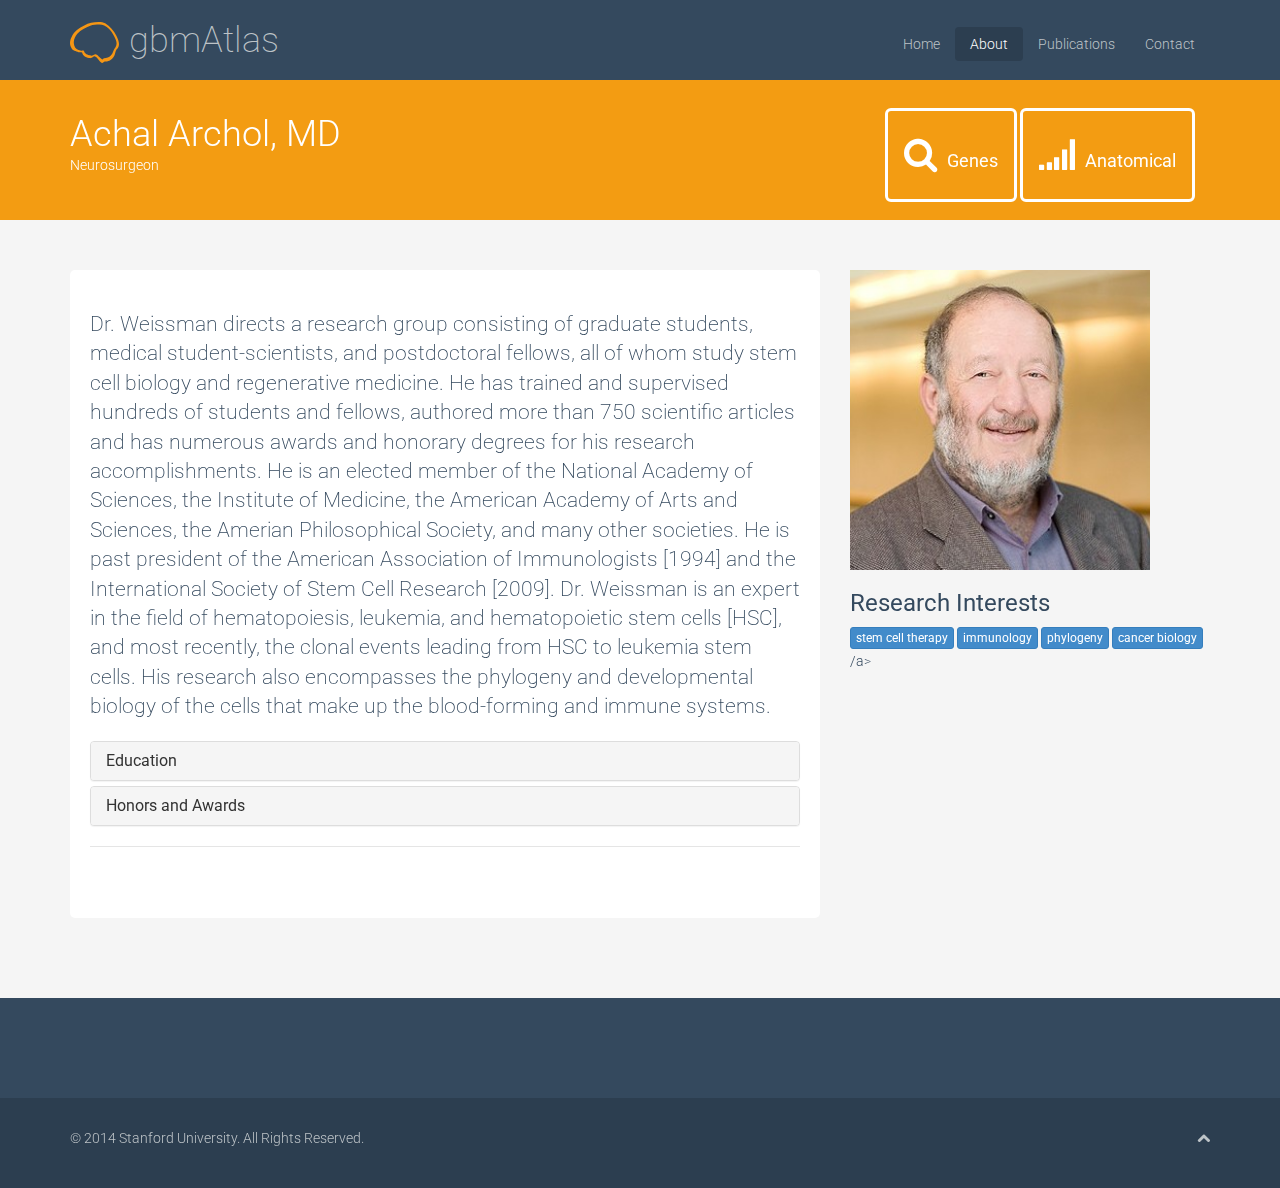
<file: people/irving.html>
<!DOCTYPE html>
<html lang="en">
<head>
    <meta charset="utf-8">
    <meta name="viewport" content="width=device-width, initial-scale=1.0">
    <meta name="description" content="">
    <meta name="author" content="">
    <title>Irving L. Weissman - GBM-Atlas</title>
    <link href="../css/bootstrap.min.css" rel="stylesheet">
    <link href="../css/font-awesome.min.css" rel="stylesheet">
    <link href="../css/prettyPhoto.css" rel="stylesheet">
    <link href="../css/animate.css" rel="stylesheet">
    <link href="../css/main.css" rel="stylesheet">
    <!--[if lt IE 9]>
    <script src="js/html5shiv.js"></script>
    <script src="js/respond.min.js"></script>
    <![endif]-->       
    <link rel="shortcut icon" href="images/ico/favicon.ico">
    <link rel="apple-touch-icon-precomposed" sizes="144x144" href="images/ico/apple-touch-icon-144-precomposed.png">
    <link rel="apple-touch-icon-precomposed" sizes="114x114" href="images/ico/apple-touch-icon-114-precomposed.png">
    <link rel="apple-touch-icon-precomposed" sizes="72x72" href="images/ico/apple-touch-icon-72-precomposed.png">
    <link rel="apple-touch-icon-precomposed" href="images/ico/apple-touch-icon-57-precomposed.png">
</head><!--/head-->
<body>
    <header class="navbar navbar-inverse navbar-fixed-top wet-asphalt" role="banner">
        <div class="container">
            <div class="navbar-header">
                <button type="button" class="navbar-toggle" data-toggle="collapse" data-target=".navbar-collapse">
                    <span class="sr-only">Toggle navigation</span>
                    <span class="icon-bar"></span>
                    <span class="icon-bar"></span>
                    <span class="icon-bar"></span>
                </button>
                <a class="navbar-brand" href="../index.html"><img src="../images/logo.svg" alt="logo">
 		<h7> gbmAtlas</h7>
 		</a>
            </div>
            <div class="collapse navbar-collapse">
                <ul class="nav navbar-nav navbar-right">
                    <li><a href="../index.html">Home</a></li>
                    <li class="active"><a href="../about.html">About</a></li>
                    <li><a href="../publications.html">Publications</a></li>
                    <li><a href="../contact.html">Contact</a></li>
                </ul>
            </div>
        </div>
    </header><!--/header-->

    <section id="title" class="orange">
        <div class="container">
            <div class="row">
                <div class="col-sm-6">
                    <h1>Achal Archol, MD</h1>
                    <p>Neurosurgeon</p>
                </div>
                <div class="col-sm-6">
                    <ul class="breadcrumb pull-right">
                       <a href="../gsearch.php"><button class="btn btn-transparent btn-lg"><i class="icon-search icon-transparent"></i>Genes</button></a>
                       <a href="../asearch.php"><button class="btn btn-transparent btn-lg"><i class="icon-signal icon-transparent"></i>Anatomical</button></a>
                    </ul>
                </div>
            </div>
        </div>
    </section><!--/#title-->


    <section id="blog" class="container">
        <div class="row">
            <aside class="col-sm-4 col-sm-push-8">

		<div padding-top="20px">
		 <img class="img-profile img-blog" src="../images/people/irving.png" width="300px" alt="" />
		</div>
                <div class="widget tags">
                    <h3>Research Interests</h3>
                    <ul class="tag-cloud">
                        <li><a class="btn btn-xs btn-primary" href="#">stem cell therapy</a></li>
                        <li><a class="btn btn-xs btn-primary" href="#">immunology</a></li>
                        <li><a class="btn btn-xs btn-primary" href="#">phylogeny</a></li>
                        <li><a class="btn btn-xs btn-primary" href="#">cancer biology</a></li>
/a></li>
                    </ul>
                </div><!--/.tags-->
	
            </aside>        
            <div class="col-sm-8 col-sm-pull-4">
                <div class="blog">
                    <div class="blog-item">
                                               <div class="blog-content">
                            <div class="entry-meta">
                            </div>
                            <p class="lead">Dr. Weissman directs a research group consisting of graduate students, medical student-scientists, and postdoctoral fellows, all of whom study stem cell biology and regenerative medicine. He has trained and supervised hundreds of students and fellows, authored more than 750 scientific articles and has numerous awards and honorary degrees for his research accomplishments. He is an elected member of the National Academy of Sciences, the Institute of Medicine, the American Academy of Arts and Sciences, the Amerian Philosophical Society, and many other societies. He is past president of the American Association of Immunologists [1994] and the International Society of Stem Cell Research [2009]. Dr. Weissman is an expert in the field of hematopoiesis, leukemia, and hematopoietic stem cells [HSC], and most recently, the clonal events leading from HSC to leukemia stem cells. His research also encompasses the phylogeny and developmental biology of the cells that make up the blood-forming and immune systems.</p>

	<div class="panel-group" id="accordion1">
				  <div class="panel panel-default">
				    <div class="panel-heading">
				      <h4 class="panel-title">
					<a class="accordion-toggle" data-toggle="collapse" data-parent="#accordion1" href="#collapseOne1">Education</a>
				      </h4>
				    </div>
				    <div id="collapseOne1" class="panel-collapse collapse">
				      <div class="panel-body">
					<ul>
					  <li><strong>1965 </strong>	MD, Stanford University, Medicine</li>
					  <li><strong>1961 </strong>	BS, Montana State College, Pre-med</li>
				</ul>
				      </div>
				    </div>
				  </div>
				  <div class="panel panel-default">
				    <div class="panel-heading">
				      <h4 class="panel-title">
					<a class="accordion-toggle" data-toggle="collapse" data-parent="#accordion1" href="#collapseTwo1">Honors and Awards</a>
				      </h4>
				    </div>
				    <div id="collapseTwo1" class="panel-collapse collapse">
				      <div class="panel-body">
					<ul>
					  <li><strong>2006-2008</strong>	Paul and Daisy Soros Fellowship</li>
					  <li><strong>2008</strong>	Leslie Munzer Neurological Institute Research Award</li>
					  <li><strong>2008</strong>	Hearst Foundation Neurosurgery Scholarship</li>
					  <li><strong>2007</strong>	Stanford Medical Scholars Research Award</li>
					  <li><strong>2007</strong>	CyberKnife Society Research Award</li>
					  <li><strong>2007</strong>	John Hanbery Neurosurgery Scholarship</li>
					  <li><strong>2006</strong>	Stanford Medical Scholars Research Award</li>
					  <li><strong>2006</strong>	Stanford Traveling Scholars Award</li>
					  <li><strong>2005</strong>	Stanford Medical Scholars Research Award</li>
					  <li><strong>2005</strong>	UCSF/SFGH Staff Appreciation Award for research</li>
					  <li><strong>1999-2003</strong>	Presidential Acheivement Scholarship, George Washington University</li>
				     </ul>
				      </div>
				    </div>
				  </div>
				 </div><!--/#accordion1-->
	
                 <hr>

 
                            <p>&nbsp;</p>   

                   
                        </div>
                    </div><!--/.blog-item-->
                </div>
            </div><!--/.col-md-8-->
        </div><!--/.row-->
    </section><!--/#blog-->

      <section id="bottom" class="wet-asphalt">
        <div class="container">
            <div class="row">
            </div>
        </div>
    </section><!--/#bottom-->

    <footer id="footer" class="midnight-blue">
        <div class="container">
            <div class="row">
                <div class="col-sm-6">
                    &copy; 2014 <a target="_blank" title="Stanford University">Stanford University</a>. All Rights Reserved.
                </div>
                <div class="col-sm-6">
                    <ul class="pull-right">
                        <li><a id="gototop" class="gototop" href="#"><i class="icon-chevron-up"></i></a></li><!--#gototop-->
                    </ul>
                </div>
            </div>
        </div>
    </footer><!--/#footer-->

    <script src="../js/jquery.js"></script>
    <script src="../js/bootstrap.min.js"></script>
    <script src="../js/jquery.prettyPhoto.js"></script>
    <script src="../js/main.js"></script>
</body>
</html>
</file>
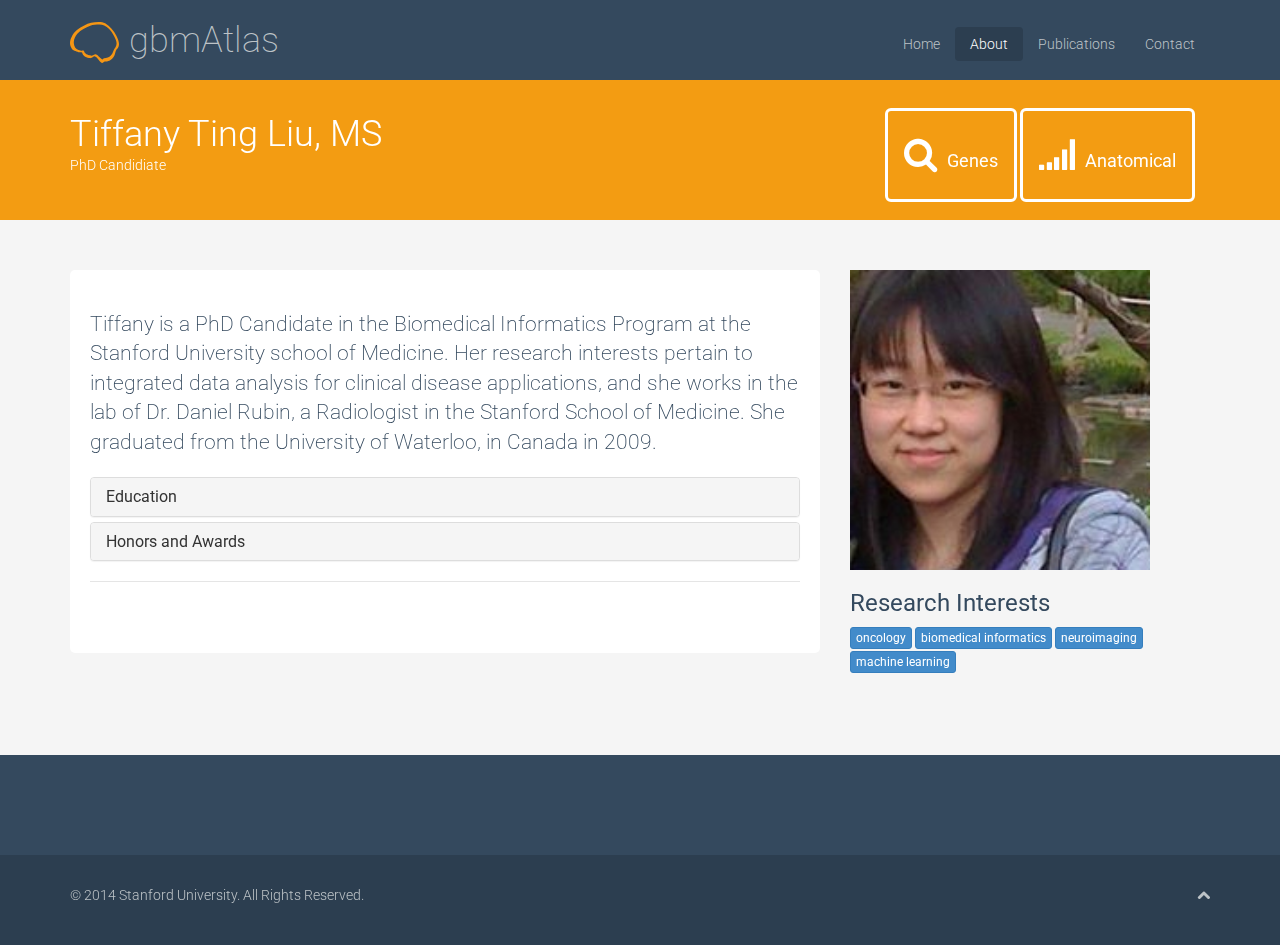
<file: people/tiffany.html>
<!DOCTYPE html>
<html lang="en">
<head>
    <meta charset="utf-8">
    <meta name="viewport" content="width=device-width, initial-scale=1.0">
    <meta name="description" content="">
    <meta name="author" content="">
    <title>Tiffany Ting Liu - GBM-Atlas</title>
    <link href="../css/bootstrap.min.css" rel="stylesheet">
    <link href="../css/font-awesome.min.css" rel="stylesheet">
    <link href="../css/prettyPhoto.css" rel="stylesheet">
    <link href="../css/animate.css" rel="stylesheet">
    <link href="../css/main.css" rel="stylesheet">
    <!--[if lt IE 9]>
    <script src="js/html5shiv.js"></script>
    <script src="js/respond.min.js"></script>
    <![endif]-->       
    <link rel="shortcut icon" href="images/ico/favicon.ico">
    <link rel="apple-touch-icon-precomposed" sizes="144x144" href="images/ico/apple-touch-icon-144-precomposed.png">
    <link rel="apple-touch-icon-precomposed" sizes="114x114" href="images/ico/apple-touch-icon-114-precomposed.png">
    <link rel="apple-touch-icon-precomposed" sizes="72x72" href="images/ico/apple-touch-icon-72-precomposed.png">
    <link rel="apple-touch-icon-precomposed" href="images/ico/apple-touch-icon-57-precomposed.png">
</head><!--/head-->
<body>
    <header class="navbar navbar-inverse navbar-fixed-top wet-asphalt" role="banner">
        <div class="container">
            <div class="navbar-header">
                <button type="button" class="navbar-toggle" data-toggle="collapse" data-target=".navbar-collapse">
                    <span class="sr-only">Toggle navigation</span>
                    <span class="icon-bar"></span>
                    <span class="icon-bar"></span>
                    <span class="icon-bar"></span>
                </button>
                <a class="navbar-brand" href="../index.html"><img src="../images/logo.svg" alt="logo">
		 <h7> gbmAtlas</h7>
		</a>
            </div>
            <div class="collapse navbar-collapse">
                <ul class="nav navbar-nav navbar-right">
                    <li><a href="../index.html">Home</a></li>
                    <li class="active"><a href="../about.html">About</a></li>
                    <li><a href="../publications.html">Publications</a></li>
                    <li><a href="../contact.html">Contact</a></li>
                </ul>
            </div>
        </div>
    </header><!--/header-->

    <section id="title" class="orange">
        <div class="container">
            <div class="row">
                <div class="col-sm-6">
                    <h1>Tiffany Ting Liu, MS</h1>
		    <p>PhD Candidiate</p>
                </div>
                <div class="col-sm-6">
                    <ul class="breadcrumb pull-right">
                       <a href="../gsearch.php"><button class="btn btn-transparent btn-lg"><i class="icon-search icon-transparent"></i>Genes</button></a>
                       <a href="../asearch.php"><button class="btn btn-transparent btn-lg"><i class="icon-signal icon-transparent"></i>Anatomical</button></a>
                    </ul>
                </div>
            </div>
        </div>
    </section><!--/#title-->


    <section id="blog" class="container">
        <div class="row">
            <aside class="col-sm-4 col-sm-push-8">

		<div padding-top="20px">
		 <img class="img-profile img-blog" src="../images/people/tiffany.png" width="300px" alt="" />
		</div>
                <div class="widget tags">
                    <h3>Research Interests</h3>
                    <ul class="tag-cloud">
                        <li><a class="btn btn-xs btn-primary" href="#">oncology</a></li>
                        <li><a class="btn btn-xs btn-primary" href="#">biomedical informatics</a></li>
                        <li><a class="btn btn-xs btn-primary" href="#">neuroimaging</a></li>
                        <li><a class="btn btn-xs btn-primary" href="#">machine learning</a></li>
                    </ul>
                </div><!--/.tags-->
	
            </aside>        
            <div class="col-sm-8 col-sm-pull-4">
                <div class="blog">
                    <div class="blog-item">
                                               <div class="blog-content">
                            <div class="entry-meta">
                            </div>
                            <p class="lead">Tiffany is a PhD Candidate in the Biomedical Informatics Program at the Stanford University school of Medicine. Her research interests pertain to integrated data analysis for clinical disease applications, and she works in the lab of Dr. Daniel Rubin, a Radiologist in the Stanford School of Medicine.  She graduated from the University of Waterloo, in Canada in 2009.</p>

	<div class="panel-group" id="accordion1">
				  <div class="panel panel-default">
				    <div class="panel-heading">
				      <h4 class="panel-title">
					<a class="accordion-toggle" data-toggle="collapse" data-parent="#accordion1" href="#collapseOne1">Education</a>
				      </h4>
				    </div>
				    <div id="collapseOne1" class="panel-collapse collapse">
				      <div class="panel-body">
					<ul>
					  <li><strong>2009-2014</strong>PhD Candidiate, Biomedical Informatics</li>
					  <li><strong>2005-2009</strong>B.S University of Waterloo, Canada</li>
				</ul>
				      </div>
				    </div>
				  </div>
				  <div class="panel panel-default">
				    <div class="panel-heading">
				      <h4 class="panel-title">
					<a class="accordion-toggle" data-toggle="collapse" data-parent="#accordion1" href="#collapseTwo1">Honors and Awards</a>
				      </h4>
				    </div>
				    <div id="collapseTwo1" class="panel-collapse collapse">
				      <div class="panel-body">
				      </div>
				    </div>
				  </div>
				 </div><!--/#accordion1-->
	
                 <hr>

 
                            <p>&nbsp;</p>   

                   
                        </div>
                    </div><!--/.blog-item-->
                </div>
            </div><!--/.col-md-8-->
        </div><!--/.row-->
    </section><!--/#blog-->

      <section id="bottom" class="wet-asphalt">
        <div class="container">
            <div class="row">
            </div>
        </div>
    </section><!--/#bottom-->

    <footer id="footer" class="midnight-blue">
        <div class="container">
            <div class="row">
                <div class="col-sm-6">
                    &copy; 2014 <a target="_blank" title="Stanford University">Stanford University</a>. All Rights Reserved.
                </div>
                <div class="col-sm-6">
                    <ul class="pull-right">
                        <li><a id="gototop" class="gototop" href="#"><i class="icon-chevron-up"></i></a></li><!--#gototop-->
                    </ul>
                </div>
            </div>
        </div>
    </footer><!--/#footer-->

    <script src="../js/jquery.js"></script>
    <script src="../js/bootstrap.min.js"></script>
    <script src="../js/jquery.prettyPhoto.js"></script>
    <script src="../js/main.js"></script>
</body>
</html>
</file>
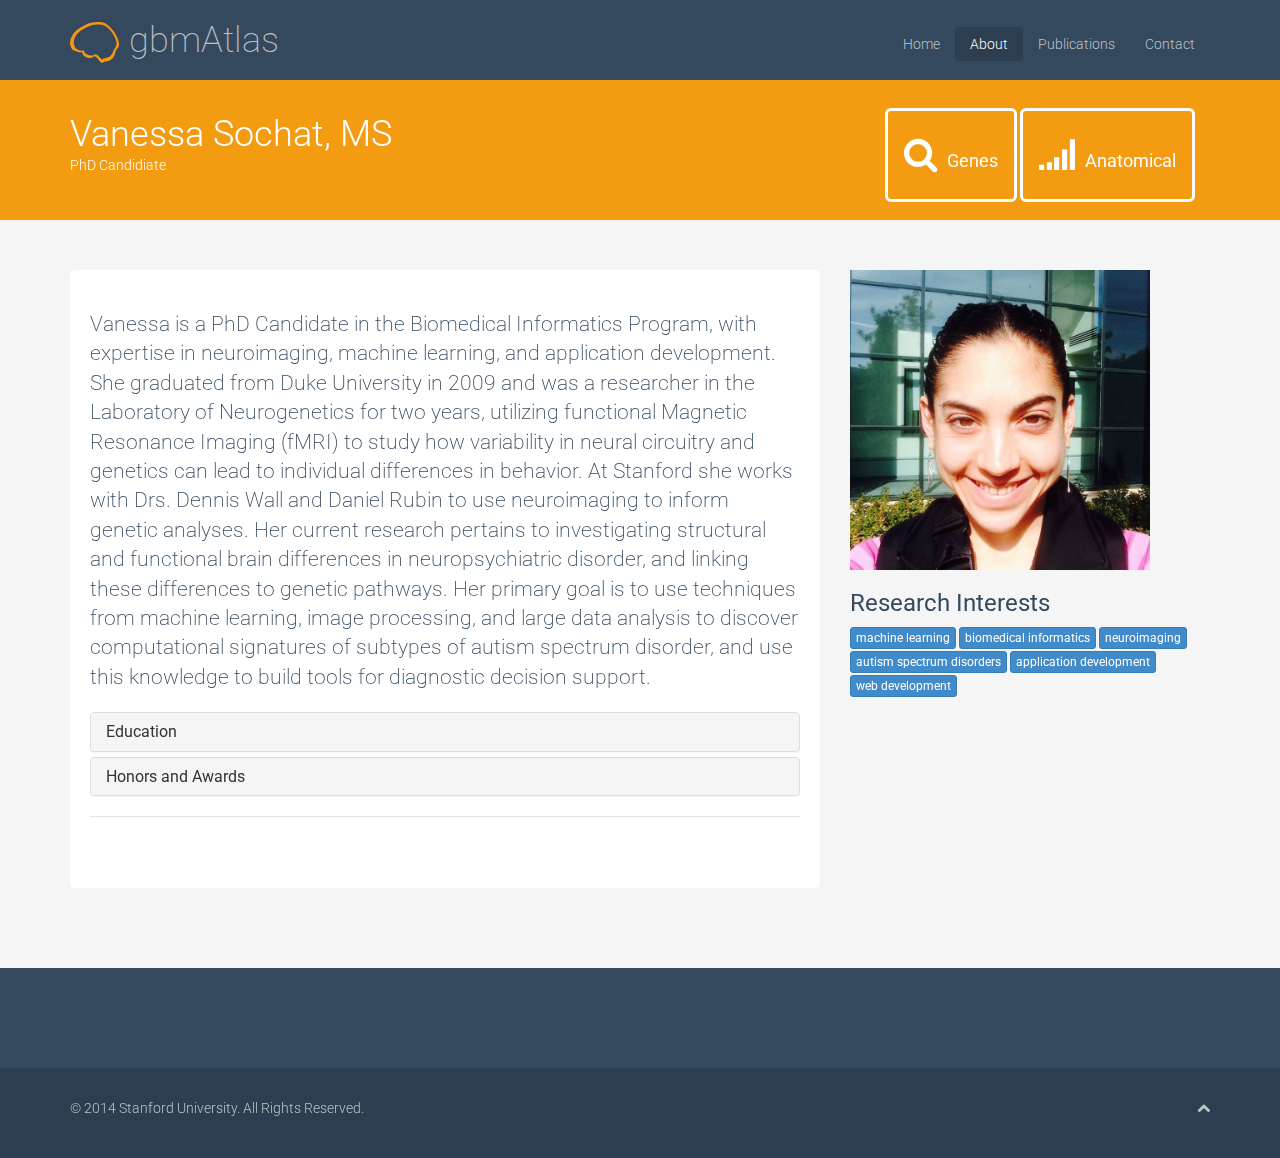
<file: people/vanessa.html>
<!DOCTYPE html>
<html lang="en">
<head>
    <meta charset="utf-8">
    <meta name="viewport" content="width=device-width, initial-scale=1.0">
    <meta name="description" content="">
    <meta name="author" content="">
    <title>Vanessa Sochat - GBM-Atlas</title>
    <link href="../css/bootstrap.min.css" rel="stylesheet">
    <link href="../css/font-awesome.min.css" rel="stylesheet">
    <link href="../css/prettyPhoto.css" rel="stylesheet">
    <link href="../css/animate.css" rel="stylesheet">
    <link href="../css/main.css" rel="stylesheet">
    <!--[if lt IE 9]>
    <script src="js/html5shiv.js"></script>
    <script src="js/respond.min.js"></script>
    <![endif]-->       
    <link rel="shortcut icon" href="images/ico/favicon.ico">
    <link rel="apple-touch-icon-precomposed" sizes="144x144" href="images/ico/apple-touch-icon-144-precomposed.png">
    <link rel="apple-touch-icon-precomposed" sizes="114x114" href="images/ico/apple-touch-icon-114-precomposed.png">
    <link rel="apple-touch-icon-precomposed" sizes="72x72" href="images/ico/apple-touch-icon-72-precomposed.png">
    <link rel="apple-touch-icon-precomposed" href="images/ico/apple-touch-icon-57-precomposed.png">
</head><!--/head-->
<body>
    <header class="navbar navbar-inverse navbar-fixed-top wet-asphalt" role="banner">
        <div class="container">
            <div class="navbar-header">
                <button type="button" class="navbar-toggle" data-toggle="collapse" data-target=".navbar-collapse">
                    <span class="sr-only">Toggle navigation</span>
                    <span class="icon-bar"></span>
                    <span class="icon-bar"></span>
                    <span class="icon-bar"></span>
                </button>
                <a class="navbar-brand" href="../index.html"><img src="../images/logo.svg" alt="logo">
                <h7> gbmAtlas</h7>
		</a>            
		</div>
            <div class="collapse navbar-collapse">
                <ul class="nav navbar-nav navbar-right">
                    <li><a href="../index.html">Home</a></li>
                    <li class="active"><a href="../about.html">About</a></li>
                    <li><a href="../publications.html">Publications</a></li>
                    <li><a href="../contact.html">Contact</a></li>
                </ul>
            </div>
        </div>
    </header><!--/header-->

    <section id="title" class="orange">
        <div class="container">
            <div class="row">
                <div class="col-sm-6">
                    <h1>Vanessa Sochat, MS</h1>
		    <p>PhD Candidiate</p>
                </div>
                <div class="col-sm-6">
                    <ul class="breadcrumb pull-right">
                       <a href="../gsearch.php"><button class="btn btn-transparent btn-lg"><i class="icon-search icon-transparent"></i>Genes</button></a>
                       <a href="../asearch.php"><button class="btn btn-transparent btn-lg"><i class="icon-signal icon-transparent"></i>Anatomical</button></a>
                    </ul>
                </div>
            </div>
        </div>
    </section><!--/#title-->


    <section id="blog" class="container">
        <div class="row">
            <aside class="col-sm-4 col-sm-push-8">

		<div padding-top="20px">
		 <img class="img-profile img-blog" src="../images/people/vanessa.png" width="300px" alt="" />
		</div>
                <div class="widget tags">
                    <h3>Research Interests</h3>
                    <ul class="tag-cloud">
                        <li><a class="btn btn-xs btn-primary" href="#">machine learning</a></li>
                        <li><a class="btn btn-xs btn-primary" href="#">biomedical informatics</a></li>
                        <li><a class="btn btn-xs btn-primary" href="#">neuroimaging</a></li>
                        <li><a class="btn btn-xs btn-primary" href="#">autism spectrum disorders</a></li>
                        <li><a class="btn btn-xs btn-primary" href="#">application development</a></li>
                        <li><a class="btn btn-xs btn-primary" href="#">web development</a></li>
                    </ul>
                </div><!--/.tags-->
	
            </aside>        
            <div class="col-sm-8 col-sm-pull-4">
                <div class="blog">
                    <div class="blog-item">
                                               <div class="blog-content">
                            <div class="entry-meta">
                            </div>
                            <p class="lead">Vanessa is a PhD Candidate in the Biomedical Informatics Program, with expertise in neuroimaging, machine learning, and application development.  She graduated from Duke University in 2009 and was a researcher in the Laboratory of Neurogenetics for two years, utilizing functional Magnetic Resonance Imaging (fMRI) to study how variability in neural circuitry and genetics can lead to individual differences in behavior. At Stanford she works with Drs. Dennis Wall and Daniel Rubin to use neuroimaging to inform genetic analyses. Her current research pertains to investigating structural and functional brain differences in neuropsychiatric disorder, and linking these differences to genetic pathways. Her primary goal is to use techniques from machine learning, image processing, and large data analysis to discover computational signatures of subtypes of autism spectrum disorder, and use this knowledge to build tools for diagnostic decision support.</p>
	<div class="panel-group" id="accordion1">
				  <div class="panel panel-default">
				    <div class="panel-heading">
				      <h4 class="panel-title">
					<a class="accordion-toggle" data-toggle="collapse" data-parent="#accordion1" href="#collapseOne1">Education</a>
				      </h4>
				    </div>
				    <div id="collapseOne1" class="panel-collapse collapse">
				      <div class="panel-body">
					<ul>
					  <li><strong>2011-</strong> PhD Candidiate, Biomedical Informatics</li>
					  <li><strong>2014</strong> MS, Biomedical Informatics, Stanford University</li>
				  	  <li><strong>2006-2009</strong> BA, Psychology & Neuroscience, Information Science, Minor in Visual Arts, Duke University</li>
				</ul>
				      </div>
				    </div>
				  </div>
				  <div class="panel panel-default">
				    <div class="panel-heading">
				      <h4 class="panel-title">
					<a class="accordion-toggle" data-toggle="collapse" data-parent="#accordion1" href="#collapseTwo1">Honors and Awards</a>
				      </h4>
				    </div>
				    <div id="collapseTwo1" class="panel-collapse collapse">
				      <div class="panel-body">
					<ul>
					   <li><strong>2011</strong> Stanford Graduate Fellow</li>
					   <li><strong>2012</strong> Microsoft Research Graduate Women's Scholar</li>
					   <li><strong>2012</strong> National Science Foundation Graduate Research Fellow</li>
				</ul>
				      </div>
				    </div>
				  </div>
				 </div><!--/#accordion1-->
	
                 <hr>

 
                            <p>&nbsp;</p>   

                   
                        </div>
                    </div><!--/.blog-item-->
                </div>
            </div><!--/.col-md-8-->
        </div><!--/.row-->
    </section><!--/#blog-->

      <section id="bottom" class="wet-asphalt">
        <div class="container">
            <div class="row">
            </div>
        </div>
    </section><!--/#bottom-->

    <footer id="footer" class="midnight-blue">
        <div class="container">
            <div class="row">
                <div class="col-sm-6">
                    &copy; 2014 <a target="_blank" title="Stanford University">Stanford University</a>. All Rights Reserved.
                </div>
                <div class="col-sm-6">
                    <ul class="pull-right">
                        <li><a id="gototop" class="gototop" href="#"><i class="icon-chevron-up"></i></a></li><!--#gototop-->
                    </ul>
                </div>
            </div>
        </div>
    </footer><!--/#footer-->

    <script src="../js/jquery.js"></script>
    <script src="../js/bootstrap.min.js"></script>
    <script src="../js/jquery.prettyPhoto.js"></script>
    <script src="../js/main.js"></script>
</body>
</html>
</file>
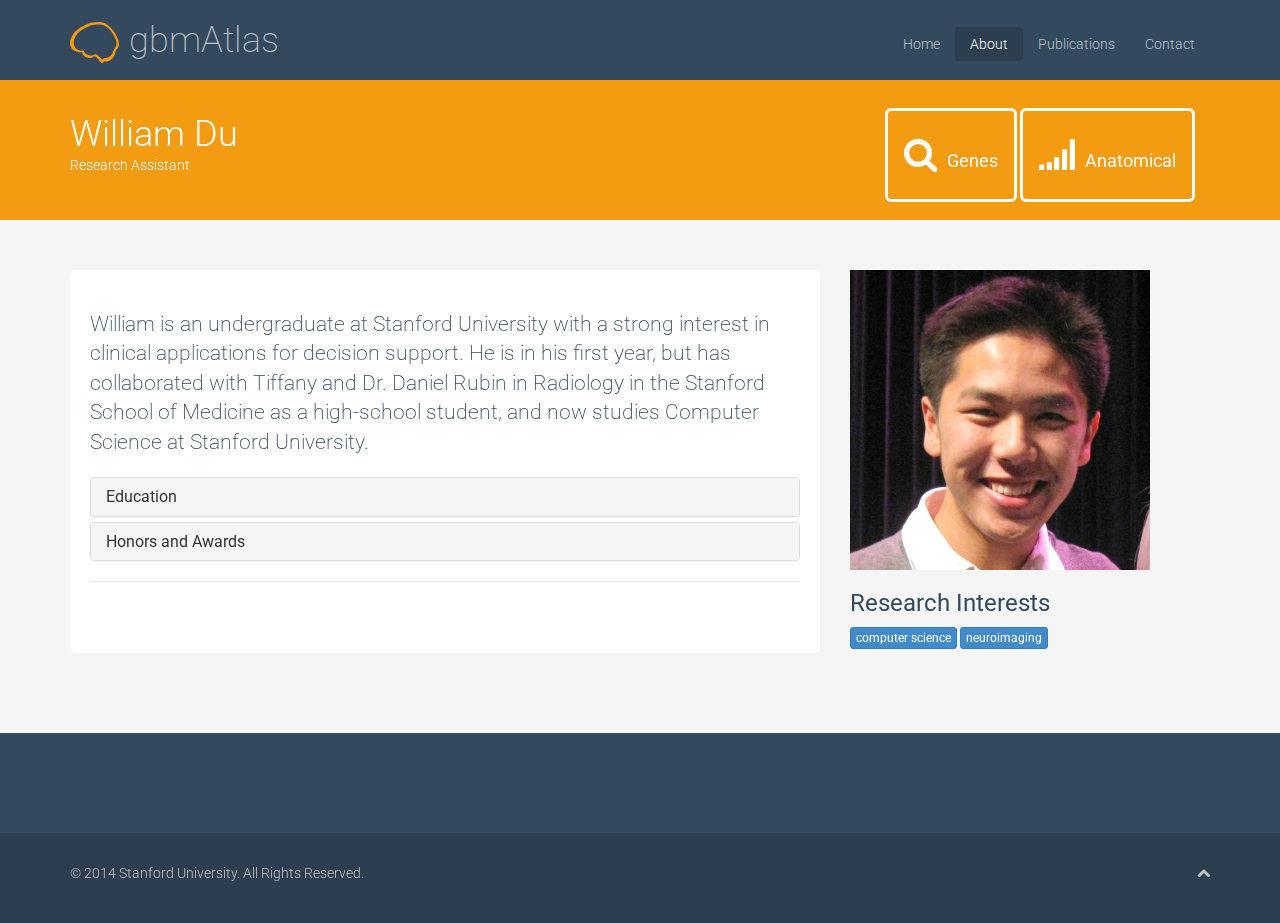
<file: people/william.html>
<!DOCTYPE html>
<html lang="en">
<head>
    <meta charset="utf-8">
    <meta name="viewport" content="width=device-width, initial-scale=1.0">
    <meta name="description" content="">
    <meta name="author" content="">
    <title>Achal Achrol - GBM-Atlas</title>
    <link href="../css/bootstrap.min.css" rel="stylesheet">
    <link href="../css/font-awesome.min.css" rel="stylesheet">
    <link href="../css/prettyPhoto.css" rel="stylesheet">
    <link href="../css/animate.css" rel="stylesheet">
    <link href="../css/main.css" rel="stylesheet">
    <!--[if lt IE 9]>
    <script src="js/html5shiv.js"></script>
    <script src="js/respond.min.js"></script>
    <![endif]-->       
    <link rel="shortcut icon" href="images/ico/favicon.ico">
    <link rel="apple-touch-icon-precomposed" sizes="144x144" href="images/ico/apple-touch-icon-144-precomposed.png">
    <link rel="apple-touch-icon-precomposed" sizes="114x114" href="images/ico/apple-touch-icon-114-precomposed.png">
    <link rel="apple-touch-icon-precomposed" sizes="72x72" href="images/ico/apple-touch-icon-72-precomposed.png">
    <link rel="apple-touch-icon-precomposed" href="images/ico/apple-touch-icon-57-precomposed.png">
</head><!--/head-->
<body>
    <header class="navbar navbar-inverse navbar-fixed-top wet-asphalt" role="banner">
        <div class="container">
            <div class="navbar-header">
                <button type="button" class="navbar-toggle" data-toggle="collapse" data-target=".navbar-collapse">
                    <span class="sr-only">Toggle navigation</span>
                    <span class="icon-bar"></span>
                    <span class="icon-bar"></span>
                    <span class="icon-bar"></span>
                </button>
                <a class="navbar-brand" href="../index.html"><img src="../images/logo.svg" alt="logo">
 		<h7> gbmAtlas</h7>
		</a>
            </div>
            <div class="collapse navbar-collapse">
                <ul class="nav navbar-nav navbar-right">
                    <li><a href="../index.html">Home</a></li>
                    <li class="active"><a href="../about.html">About</a></li>
                    <li><a href="../publications.html">Publications</a></li>
                    <li><a href="../contact.html">Contact</a></li>
                </ul>
            </div>
        </div>
    </header><!--/header-->

    <section id="title" class="orange">
        <div class="container">
            <div class="row">
                <div class="col-sm-6">
                    <h1>William Du</h1>
                    <p>Research Assistant</p>
                </div>
                <div class="col-sm-6">
                    <ul class="breadcrumb pull-right">
                       <a href="../gsearch.php"><button class="btn btn-transparent btn-lg"><i class="icon-search icon-transparent"></i>Genes</button></a>
                       <a href="../asearch.php"><button class="btn btn-transparent btn-lg"><i class="icon-signal icon-transparent"></i>Anatomical</button></a>
                    </ul>
                </div>
            </div>
        </div>
    </section><!--/#title-->


    <section id="blog" class="container">
        <div class="row">
            <aside class="col-sm-4 col-sm-push-8">

		<div padding-top="20px">
		 <img class="img-profile img-blog" src="../images/people/william.png" width="300px" alt="" />
		</div>
                <div class="widget tags">
                    <h3>Research Interests</h3>
                    <ul class="tag-cloud">
                        <li><a class="btn btn-xs btn-primary" href="#">computer science</a></li>
                        <li><a class="btn btn-xs btn-primary" href="#">neuroimaging</a></li>
                    </ul>
                </div><!--/.tags-->
	
            </aside>        
            <div class="col-sm-8 col-sm-pull-4">
                <div class="blog">
                    <div class="blog-item">
                                               <div class="blog-content">
                            <div class="entry-meta">
                            </div>
                            <p class="lead">William is an undergraduate at Stanford University with a strong interest in clinical applications for decision support.  He is in his first year, but has collaborated with Tiffany and Dr. Daniel Rubin in Radiology in the Stanford School of Medicine as a high-school student, and now studies Computer Science at Stanford University.</p>

	<div class="panel-group" id="accordion1">
				  <div class="panel panel-default">
				    <div class="panel-heading">
				      <h4 class="panel-title">
					<a class="accordion-toggle" data-toggle="collapse" data-parent="#accordion1" href="#collapseOne1">Education</a>
				      </h4>
				    </div>
				    <div id="collapseOne1" class="panel-collapse collapse">
				      <div class="panel-body">
					<ul>
					  <li><strong>2013-</strong>Stanford University, BS in progress</li>
				</ul>
				      </div>
				    </div>
				  </div>
				  <div class="panel panel-default">
				    <div class="panel-heading">
				      <h4 class="panel-title">
					<a class="accordion-toggle" data-toggle="collapse" data-parent="#accordion1" href="#collapseTwo1">Honors and Awards</a>
				      </h4>
				    </div>
				    <div id="collapseTwo1" class="panel-collapse collapse">
				      <div class="panel-body">
				      </div>
				    </div>
				  </div>
				 </div><!--/#accordion1-->
	
                 <hr>

 
                            <p>&nbsp;</p>   

                   
                        </div>
                    </div><!--/.blog-item-->
                </div>
            </div><!--/.col-md-8-->
        </div><!--/.row-->
    </section><!--/#blog-->

      <section id="bottom" class="wet-asphalt">
        <div class="container">
            <div class="row">
            </div>
        </div>
    </section><!--/#bottom-->

    <footer id="footer" class="midnight-blue">
        <div class="container">
            <div class="row">
                <div class="col-sm-6">
                    &copy; 2014 <a target="_blank" title="Stanford University">Stanford University</a>. All Rights Reserved.
                </div>
                <div class="col-sm-6">
                    <ul class="pull-right">
                        <li><a id="gototop" class="gototop" href="#"><i class="icon-chevron-up"></i></a></li><!--#gototop-->
                    </ul>
                </div>
            </div>
        </div>
    </footer><!--/#footer-->

    <script src="../js/jquery.js"></script>
    <script src="../js/bootstrap.min.js"></script>
    <script src="../js/jquery.prettyPhoto.js"></script>
    <script src="../js/main.js"></script>
</body>
</html>
</file>
<file: css/prettyPhoto.css>
div.pp_default .pp_top,div.pp_default .pp_top .pp_middle,div.pp_default .pp_top .pp_left,div.pp_default .pp_top .pp_right,div.pp_default .pp_bottom,div.pp_default .pp_bottom .pp_left,div.pp_default .pp_bottom .pp_middle,div.pp_default .pp_bottom .pp_right{height:13px}
div.pp_default .pp_top .pp_left{background:url(../images/prettyPhoto/default/sprite.png) -78px -93px no-repeat}
div.pp_default .pp_top .pp_middle{background:url(../images/prettyPhoto/default/sprite_x.png) top left repeat-x}
div.pp_default .pp_top .pp_right{background:url(../images/prettyPhoto/default/sprite.png) -112px -93px no-repeat}
div.pp_default .pp_content .ppt{color:#f8f8f8}
div.pp_default .pp_content_container .pp_left{background:url(../images/prettyPhoto/default/sprite_y.png) -7px 0 repeat-y;padding-left:13px}
div.pp_default .pp_content_container .pp_right{background:url(../images/prettyPhoto/default/sprite_y.png) top right repeat-y;padding-right:13px}
div.pp_default .pp_next:hover{background:url(../images/prettyPhoto/default/sprite_next.png) center right no-repeat;cursor:pointer}
div.pp_default .pp_previous:hover{background:url(../images/prettyPhoto/default/sprite_prev.png) center left no-repeat;cursor:pointer}
div.pp_default .pp_expand{background:url(../images/prettyPhoto/default/sprite.png) 0 -29px no-repeat;cursor:pointer;width:28px;height:28px}
div.pp_default .pp_expand:hover{background:url(../images/prettyPhoto/default/sprite.png) 0 -56px no-repeat;cursor:pointer}
div.pp_default .pp_contract{background:url(../images/prettyPhoto/default/sprite.png) 0 -84px no-repeat;cursor:pointer;width:28px;height:28px}
div.pp_default .pp_contract:hover{background:url(../images/prettyPhoto/default/sprite.png) 0 -113px no-repeat;cursor:pointer}
div.pp_default .pp_close{width:30px;height:30px;background:url(../images/prettyPhoto/default/sprite.png) 2px 1px no-repeat;cursor:pointer}
div.pp_default .pp_gallery ul li a{background:url(../images/prettyPhoto/default/default_thumb.png) center center #f8f8f8;border:1px solid #aaa}
div.pp_default .pp_social{margin-top:7px}
div.pp_default .pp_gallery a.pp_arrow_previous,div.pp_default .pp_gallery a.pp_arrow_next{position:static;left:auto}
div.pp_default .pp_nav .pp_play,div.pp_default .pp_nav .pp_pause{background:url(../images/prettyPhoto/default/sprite.png) -51px 1px no-repeat;height:30px;width:30px}
div.pp_default .pp_nav .pp_pause{background-position:-51px -29px}
div.pp_default a.pp_arrow_previous,div.pp_default a.pp_arrow_next{background:url(../images/prettyPhoto/default/sprite.png) -31px -3px no-repeat;height:20px;width:20px;margin:4px 0 0}
div.pp_default a.pp_arrow_next{left:52px;background-position:-82px -3px}
div.pp_default .pp_content_container .pp_details{margin-top:5px}
div.pp_default .pp_nav{clear:none;height:30px;width:110px;position:relative}
div.pp_default .pp_nav .currentTextHolder{font-family:Georgia;font-style:italic;color:#999;font-size:11px;left:75px;line-height:25px;position:absolute;top:2px;margin:0;padding:0 0 0 10px}
div.pp_default .pp_close:hover,div.pp_default .pp_nav .pp_play:hover,div.pp_default .pp_nav .pp_pause:hover,div.pp_default .pp_arrow_next:hover,div.pp_default .pp_arrow_previous:hover{opacity:0.7}
div.pp_default .pp_description{font-size:11px;font-weight:700;line-height:14px;margin:5px 50px 5px 0}
div.pp_default .pp_bottom .pp_left{background:url(../images/prettyPhoto/default/sprite.png) -78px -127px no-repeat}
div.pp_default .pp_bottom .pp_middle{background:url(../images/prettyPhoto/default/sprite_x.png) bottom left repeat-x}
div.pp_default .pp_bottom .pp_right{background:url(../images/prettyPhoto/default/sprite.png) -112px -127px no-repeat}
div.pp_default .pp_loaderIcon{background:url(../images/prettyPhoto/default/loader.gif) center center no-repeat}
div.light_rounded .pp_top .pp_left{background:url(../images/prettyPhoto/light_rounded/sprite.png) -88px -53px no-repeat}
div.light_rounded .pp_top .pp_right{background:url(../images/prettyPhoto/light_rounded/sprite.png) -110px -53px no-repeat}
div.light_rounded .pp_next:hover{background:url(../images/prettyPhoto/light_rounded/btnNext.png) center right no-repeat;cursor:pointer}
div.light_rounded .pp_previous:hover{background:url(../images/prettyPhoto/light_rounded/btnPrevious.png) center left no-repeat;cursor:pointer}
div.light_rounded .pp_expand{background:url(../images/prettyPhoto/light_rounded/sprite.png) -31px -26px no-repeat;cursor:pointer}
div.light_rounded .pp_expand:hover{background:url(../images/prettyPhoto/light_rounded/sprite.png) -31px -47px no-repeat;cursor:pointer}
div.light_rounded .pp_contract{background:url(../images/prettyPhoto/light_rounded/sprite.png) 0 -26px no-repeat;cursor:pointer}
div.light_rounded .pp_contract:hover{background:url(../images/prettyPhoto/light_rounded/sprite.png) 0 -47px no-repeat;cursor:pointer}
div.light_rounded .pp_close{width:75px;height:22px;background:url(../images/prettyPhoto/light_rounded/sprite.png) -1px -1px no-repeat;cursor:pointer}
div.light_rounded .pp_nav .pp_play{background:url(../images/prettyPhoto/light_rounded/sprite.png) -1px -100px no-repeat;height:15px;width:14px}
div.light_rounded .pp_nav .pp_pause{background:url(../images/prettyPhoto/light_rounded/sprite.png) -24px -100px no-repeat;height:15px;width:14px}
div.light_rounded .pp_arrow_previous{background:url(../images/prettyPhoto/light_rounded/sprite.png) 0 -71px no-repeat}
div.light_rounded .pp_arrow_next{background:url(../images/prettyPhoto/light_rounded/sprite.png) -22px -71px no-repeat}
div.light_rounded .pp_bottom .pp_left{background:url(../images/prettyPhoto/light_rounded/sprite.png) -88px -80px no-repeat}
div.light_rounded .pp_bottom .pp_right{background:url(../images/prettyPhoto/light_rounded/sprite.png) -110px -80px no-repeat}
div.dark_rounded .pp_top .pp_left{background:url(../images/prettyPhoto/dark_rounded/sprite.png) -88px -53px no-repeat}
div.dark_rounded .pp_top .pp_right{background:url(../images/prettyPhoto/dark_rounded/sprite.png) -110px -53px no-repeat}
div.dark_rounded .pp_content_container .pp_left{background:url(../images/prettyPhoto/dark_rounded/contentPattern.png) top left repeat-y}
div.dark_rounded .pp_content_container .pp_right{background:url(../images/prettyPhoto/dark_rounded/contentPattern.png) top right repeat-y}
div.dark_rounded .pp_next:hover{background:url(../images/prettyPhoto/dark_rounded/btnNext.png) center right no-repeat;cursor:pointer}
div.dark_rounded .pp_previous:hover{background:url(../images/prettyPhoto/dark_rounded/btnPrevious.png) center left no-repeat;cursor:pointer}
div.dark_rounded .pp_expand{background:url(../images/prettyPhoto/dark_rounded/sprite.png) -31px -26px no-repeat;cursor:pointer}
div.dark_rounded .pp_expand:hover{background:url(../images/prettyPhoto/dark_rounded/sprite.png) -31px -47px no-repeat;cursor:pointer}
div.dark_rounded .pp_contract{background:url(../images/prettyPhoto/dark_rounded/sprite.png) 0 -26px no-repeat;cursor:pointer}
div.dark_rounded .pp_contract:hover{background:url(../images/prettyPhoto/dark_rounded/sprite.png) 0 -47px no-repeat;cursor:pointer}
div.dark_rounded .pp_close{width:75px;height:22px;background:url(../images/prettyPhoto/dark_rounded/sprite.png) -1px -1px no-repeat;cursor:pointer}
div.dark_rounded .pp_description{margin-right:85px;color:#fff}
div.dark_rounded .pp_nav .pp_play{background:url(../images/prettyPhoto/dark_rounded/sprite.png) -1px -100px no-repeat;height:15px;width:14px}
div.dark_rounded .pp_nav .pp_pause{background:url(../images/prettyPhoto/dark_rounded/sprite.png) -24px -100px no-repeat;height:15px;width:14px}
div.dark_rounded .pp_arrow_previous{background:url(../images/prettyPhoto/dark_rounded/sprite.png) 0 -71px no-repeat}
div.dark_rounded .pp_arrow_next{background:url(../images/prettyPhoto/dark_rounded/sprite.png) -22px -71px no-repeat}
div.dark_rounded .pp_bottom .pp_left{background:url(../images/prettyPhoto/dark_rounded/sprite.png) -88px -80px no-repeat}
div.dark_rounded .pp_bottom .pp_right{background:url(../images/prettyPhoto/dark_rounded/sprite.png) -110px -80px no-repeat}
div.dark_rounded .pp_loaderIcon{background:url(../images/prettyPhoto/dark_rounded/loader.gif) center center no-repeat}
div.dark_square .pp_left,div.dark_square .pp_middle,div.dark_square .pp_right,div.dark_square .pp_content{background:#000}
div.dark_square .pp_description{color:#fff;margin:0 85px 0 0}
div.dark_square .pp_loaderIcon{background:url(../images/prettyPhoto/dark_square/loader.gif) center center no-repeat}
div.dark_square .pp_expand{background:url(../images/prettyPhoto/dark_square/sprite.png) -31px -26px no-repeat;cursor:pointer}
div.dark_square .pp_expand:hover{background:url(../images/prettyPhoto/dark_square/sprite.png) -31px -47px no-repeat;cursor:pointer}
div.dark_square .pp_contract{background:url(../images/prettyPhoto/dark_square/sprite.png) 0 -26px no-repeat;cursor:pointer}
div.dark_square .pp_contract:hover{background:url(../images/prettyPhoto/dark_square/sprite.png) 0 -47px no-repeat;cursor:pointer}
div.dark_square .pp_close{width:75px;height:22px;background:url(../images/prettyPhoto/dark_square/sprite.png) -1px -1px no-repeat;cursor:pointer}
div.dark_square .pp_nav{clear:none}
div.dark_square .pp_nav .pp_play{background:url(../images/prettyPhoto/dark_square/sprite.png) -1px -100px no-repeat;height:15px;width:14px}
div.dark_square .pp_nav .pp_pause{background:url(../images/prettyPhoto/dark_square/sprite.png) -24px -100px no-repeat;height:15px;width:14px}
div.dark_square .pp_arrow_previous{background:url(../images/prettyPhoto/dark_square/sprite.png) 0 -71px no-repeat}
div.dark_square .pp_arrow_next{background:url(../images/prettyPhoto/dark_square/sprite.png) -22px -71px no-repeat}
div.dark_square .pp_next:hover{background:url(../images/prettyPhoto/dark_square/btnNext.png) center right no-repeat;cursor:pointer}
div.dark_square .pp_previous:hover{background:url(../images/prettyPhoto/dark_square/btnPrevious.png) center left no-repeat;cursor:pointer}
div.light_square .pp_expand{background:url(../images/prettyPhoto/light_square/sprite.png) -31px -26px no-repeat;cursor:pointer}
div.light_square .pp_expand:hover{background:url(../images/prettyPhoto/light_square/sprite.png) -31px -47px no-repeat;cursor:pointer}
div.light_square .pp_contract{background:url(../images/prettyPhoto/light_square/sprite.png) 0 -26px no-repeat;cursor:pointer}
div.light_square .pp_contract:hover{background:url(../images/prettyPhoto/light_square/sprite.png) 0 -47px no-repeat;cursor:pointer}
div.light_square .pp_close{width:75px;height:22px;background:url(../images/prettyPhoto/light_square/sprite.png) -1px -1px no-repeat;cursor:pointer}
div.light_square .pp_nav .pp_play{background:url(../images/prettyPhoto/light_square/sprite.png) -1px -100px no-repeat;height:15px;width:14px}
div.light_square .pp_nav .pp_pause{background:url(../images/prettyPhoto/light_square/sprite.png) -24px -100px no-repeat;height:15px;width:14px}
div.light_square .pp_arrow_previous{background:url(../images/prettyPhoto/light_square/sprite.png) 0 -71px no-repeat}
div.light_square .pp_arrow_next{background:url(../images/prettyPhoto/light_square/sprite.png) -22px -71px no-repeat}
div.light_square .pp_next:hover{background:url(../images/prettyPhoto/light_square/btnNext.png) center right no-repeat;cursor:pointer}
div.light_square .pp_previous:hover{background:url(../images/prettyPhoto/light_square/btnPrevious.png) center left no-repeat;cursor:pointer}
div.facebook .pp_top .pp_left{background:url(../images/prettyPhoto/facebook/sprite.png) -88px -53px no-repeat}
div.facebook .pp_top .pp_middle{background:url(../images/prettyPhoto/facebook/contentPatternTop.png) top left repeat-x}
div.facebook .pp_top .pp_right{background:url(../images/prettyPhoto/facebook/sprite.png) -110px -53px no-repeat}
div.facebook .pp_content_container .pp_left{background:url(../images/prettyPhoto/facebook/contentPatternLeft.png) top left repeat-y}
div.facebook .pp_content_container .pp_right{background:url(../images/prettyPhoto/facebook/contentPatternRight.png) top right repeat-y}
div.facebook .pp_expand{background:url(../images/prettyPhoto/facebook/sprite.png) -31px -26px no-repeat;cursor:pointer}
div.facebook .pp_expand:hover{background:url(../images/prettyPhoto/facebook/sprite.png) -31px -47px no-repeat;cursor:pointer}
div.facebook .pp_contract{background:url(../images/prettyPhoto/facebook/sprite.png) 0 -26px no-repeat;cursor:pointer}
div.facebook .pp_contract:hover{background:url(../images/prettyPhoto/facebook/sprite.png) 0 -47px no-repeat;cursor:pointer}
div.facebook .pp_close{width:22px;height:22px;background:url(../images/prettyPhoto/facebook/sprite.png) -1px -1px no-repeat;cursor:pointer}
div.facebook .pp_description{margin:0 37px 0 0}
div.facebook .pp_loaderIcon{background:url(../images/prettyPhoto/facebook/loader.gif) center center no-repeat}
div.facebook .pp_arrow_previous{background:url(../images/prettyPhoto/facebook/sprite.png) 0 -71px no-repeat;height:22px;margin-top:0;width:22px}
div.facebook .pp_arrow_previous.disabled{background-position:0 -96px;cursor:default}
div.facebook .pp_arrow_next{background:url(../images/prettyPhoto/facebook/sprite.png) -32px -71px no-repeat;height:22px;margin-top:0;width:22px}
div.facebook .pp_arrow_next.disabled{background-position:-32px -96px;cursor:default}
div.facebook .pp_nav{margin-top:0}
div.facebook .pp_nav p{font-size:15px;padding:0 3px 0 4px}
div.facebook .pp_nav .pp_play{background:url(../images/prettyPhoto/facebook/sprite.png) -1px -123px no-repeat;height:22px;width:22px}
div.facebook .pp_nav .pp_pause{background:url(../images/prettyPhoto/facebook/sprite.png) -32px -123px no-repeat;height:22px;width:22px}
div.facebook .pp_next:hover{background:url(../images/prettyPhoto/facebook/btnNext.png) center right no-repeat;cursor:pointer}
div.facebook .pp_previous:hover{background:url(../images/prettyPhoto/facebook/btnPrevious.png) center left no-repeat;cursor:pointer}
div.facebook .pp_bottom .pp_left{background:url(../images/prettyPhoto/facebook/sprite.png) -88px -80px no-repeat}
div.facebook .pp_bottom .pp_middle{background:url(../images/prettyPhoto/facebook/contentPatternBottom.png) top left repeat-x}
div.facebook .pp_bottom .pp_right{background:url(../images/prettyPhoto/facebook/sprite.png) -110px -80px no-repeat}
div.pp_pic_holder a:focus{outline:none}
div.pp_overlay{background:#000;display:none;left:0;position:absolute;top:0;width:100%;z-index:9500}
div.pp_pic_holder{display:none;position:absolute;width:100px;z-index:10000}
.pp_content{height:40px;min-width:40px}
* html .pp_content{width:40px}
.pp_content_container{position:relative;text-align:left;width:100%}
.pp_content_container .pp_left{padding-left:20px}
.pp_content_container .pp_right{padding-right:20px}
.pp_content_container .pp_details{float:left;margin:10px 0 2px}
.pp_description{display:none;margin:0}
.pp_social{float:left;margin:0}
.pp_social .facebook{float:left;margin-left:5px;width:55px;overflow:hidden}
.pp_social .twitter{float:left}
.pp_nav{clear:right;float:left;margin:3px 10px 0 0}
.pp_nav p{float:left;white-space:nowrap;margin:2px 4px}
.pp_nav .pp_play,.pp_nav .pp_pause{float:left;margin-right:4px;text-indent:-10000px}
a.pp_arrow_previous,a.pp_arrow_next{display:block;float:left;height:15px;margin-top:3px;overflow:hidden;text-indent:-10000px;width:14px}
.pp_hoverContainer{position:absolute;top:0;width:100%;z-index:2000}
.pp_gallery{display:none;left:50%;margin-top:-50px;position:absolute;z-index:10000}
.pp_gallery div{float:left;overflow:hidden;position:relative}
.pp_gallery ul{float:left;height:35px;position:relative;white-space:nowrap;margin:0 0 0 5px;padding:0}
.pp_gallery ul a{border:1px rgba(0,0,0,0.5) solid;display:block;float:left;height:33px;overflow:hidden}
.pp_gallery ul a img{border:0}
.pp_gallery li{display:block;float:left;margin:0 5px 0 0;padding:0}
.pp_gallery li.default a{background:url(../images/prettyPhoto/facebook/default_thumbnail.gif) 0 0 no-repeat;display:block;height:33px;width:50px}
.pp_gallery .pp_arrow_previous,.pp_gallery .pp_arrow_next{margin-top:7px!important}
a.pp_next{background:url(../images/prettyPhoto/light_rounded/btnNext.png) 10000px 10000px no-repeat;display:block;float:right;height:100%;text-indent:-10000px;width:49%}
a.pp_previous{background:url(../images/prettyPhoto/light_rounded/btnNext.png) 10000px 10000px no-repeat;display:block;float:left;height:100%;text-indent:-10000px;width:49%}
a.pp_expand,a.pp_contract{cursor:pointer;display:none;height:20px;position:absolute;right:30px;text-indent:-10000px;top:10px;width:20px;z-index:20000}
a.pp_close{position:absolute;right:0;top:0;display:block;line-height:22px;text-indent:-10000px}
.pp_loaderIcon{display:block;height:24px;left:50%;position:absolute;top:50%;width:24px;margin:-12px 0 0 -12px}
#pp_full_res{line-height:1!important}
#pp_full_res .pp_inline{text-align:left}
#pp_full_res .pp_inline p{margin:0 0 15px}
div.ppt{color:#fff;display:none;font-size:17px;z-index:9999;margin:0 0 5px 15px}
div.pp_default .pp_content,div.light_rounded .pp_content{background-color:#fff}
div.pp_default #pp_full_res .pp_inline,div.light_rounded .pp_content .ppt,div.light_rounded #pp_full_res .pp_inline,div.light_square .pp_content .ppt,div.light_square #pp_full_res .pp_inline,div.facebook .pp_content .ppt,div.facebook #pp_full_res .pp_inline{color:#000}
div.pp_default .pp_gallery ul li a:hover,div.pp_default .pp_gallery ul li.selected a,.pp_gallery ul a:hover,.pp_gallery li.selected a{border-color:#fff}
div.pp_default .pp_details,div.light_rounded .pp_details,div.dark_rounded .pp_details,div.dark_square .pp_details,div.light_square .pp_details,div.facebook .pp_details{position:relative}
div.light_rounded .pp_top .pp_middle,div.light_rounded .pp_content_container .pp_left,div.light_rounded .pp_content_container .pp_right,div.light_rounded .pp_bottom .pp_middle,div.light_square .pp_left,div.light_square .pp_middle,div.light_square .pp_right,div.light_square .pp_content,div.facebook .pp_content{background:#fff}
div.light_rounded .pp_description,div.light_square .pp_description{margin-right:85px}
div.light_rounded .pp_gallery a.pp_arrow_previous,div.light_rounded .pp_gallery a.pp_arrow_next,div.dark_rounded .pp_gallery a.pp_arrow_previous,div.dark_rounded .pp_gallery a.pp_arrow_next,div.dark_square .pp_gallery a.pp_arrow_previous,div.dark_square .pp_gallery a.pp_arrow_next,div.light_square .pp_gallery a.pp_arrow_previous,div.light_square .pp_gallery a.pp_arrow_next{margin-top:12px!important}
div.light_rounded .pp_arrow_previous.disabled,div.dark_rounded .pp_arrow_previous.disabled,div.dark_square .pp_arrow_previous.disabled,div.light_square .pp_arrow_previous.disabled{background-position:0 -87px;cursor:default}
div.light_rounded .pp_arrow_next.disabled,div.dark_rounded .pp_arrow_next.disabled,div.dark_square .pp_arrow_next.disabled,div.light_square .pp_arrow_next.disabled{background-position:-22px -87px;cursor:default}
div.light_rounded .pp_loaderIcon,div.light_square .pp_loaderIcon{background:url(../images/prettyPhoto/light_rounded/loader.gif) center center no-repeat}
div.dark_rounded .pp_top .pp_middle,div.dark_rounded .pp_content,div.dark_rounded .pp_bottom .pp_middle{background:url(../images/prettyPhoto/dark_rounded/contentPattern.png) top left repeat}
div.dark_rounded .currentTextHolder,div.dark_square .currentTextHolder{color:#c4c4c4}
div.dark_rounded #pp_full_res .pp_inline,div.dark_square #pp_full_res .pp_inline{color:#fff}
.pp_top,.pp_bottom{height:20px;position:relative}
* html .pp_top,* html .pp_bottom{padding:0 20px}
.pp_top .pp_left,.pp_bottom .pp_left{height:20px;left:0;position:absolute;width:20px}
.pp_top .pp_middle,.pp_bottom .pp_middle{height:20px;left:20px;position:absolute;right:20px}
* html .pp_top .pp_middle,* html .pp_bottom .pp_middle{left:0;position:static}
.pp_top .pp_right,.pp_bottom .pp_right{height:20px;left:auto;position:absolute;right:0;top:0;width:20px}
.pp_fade,.pp_gallery li.default a img{display:none}
</file>
<file: css/main.css>
@import url(http://fonts.googleapis.com/css?family=Roboto:400,700,300);
.clearfix {
  *zoom: 1;
}
.clearfix:before,
.clearfix:after {
  display: table;
  content: "";
  line-height: 0;
}
.clearfix:after {
  clear: both;
}
.hide-text {
  font: 0/0 a;
  color: transparent;
  text-shadow: none;
  background-color: transparent;
  border: 0;
}
.input-block-level {
  display: block;
  width: 100%;
  min-height: 30px;
  -webkit-box-sizing: border-box;
  -moz-box-sizing: border-box;
  box-sizing: border-box;
}
body {
  padding-top: 80px;
  color: #34495e;
  background: #f5f5f5;
  font-family: 'Roboto', sans-serif;
  font-weight: 300;
}
h1,
h2,
h3,
h4,
h5,
h6 {
  font-family: 'Roboto', sans-serif;
  font-weight: 400;
}
h7{
  font-family: 'Roboto', sans-serif;
  font-weight: 150;
}
a {
  color: #34495e;
  -webkit-transition: 300ms;
  -moz-transition: 300ms;
  -o-transition: 300ms;
  transition: 300ms;
}
hr {
  border-top: 1px solid #e5e5e5;
  border-bottom: 1px solid #fff;
}
.btn {
  font-weight: 400;
}
.btn-transparent {
  border: 3px solid #fff;
  background: transparent;
  color: #fff;
}
.btn-transparent:hover {
  border-color: rgba(255, 255, 255, 0.5);
}
a:hover,
a:focus {
  color: #d9534f;
  text-decoration: none;
  outline: none;
}
.dropdown-menu {
  margin-top: -1px;
  min-width: 180px;
}
body > section {
  padding: 50px 0;
}
.turquoise,
.green-sea,
.sun-flower,
.orange,
.emerald,
.nephrits,
.carrot,
.pumkin,
.peter-river,
.belize-hole,
.alizarin,
.pomegranate,
.amethyst,
.wisteria,
.clouds .silver,
.wet-asphalt,
.midnight-blue,
.concrete,
.asbestos {
  color: #fff;
}
.turquoise h1,
.green-sea h1,
.sun-flower h1,
.orange h1,
.emerald h1,
.nephrits h1,
.carrot h1,
.pumkin h1,
.peter-river h1,
.belize-hole h1,
.alizarin h1,
.pomegranate h1,
.amethyst h1,
.wisteria h1,
.clouds .silver h1,
.wet-asphalt h1,
.midnight-blue h1,
.concrete h1,
.asbestos h1,
.turquoise h2,
.green-sea h2,
.sun-flower h2,
.orange h2,
.emerald h2,
.nephrits h2,
.carrot h2,
.pumkin h2,
.peter-river h2,
.belize-hole h2,
.alizarin h2,
.pomegranate h2,
.amethyst h2,
.wisteria h2,
.clouds .silver h2,
.wet-asphalt h2,
.midnight-blue h2,
.concrete h2,
.asbestos h2,
.turquoise h3,
.green-sea h3,
.sun-flower h3,
.orange h3,
.emerald h3,
.nephrits h3,
.carrot h3,
.pumkin h3,
.peter-river h3,
.belize-hole h3,
.alizarin h3,
.pomegranate h3,
.amethyst h3,
.wisteria h3,
.clouds .silver h3,
.wet-asphalt h3,
.midnight-blue h3,
.concrete h3,
.asbestos h3,
.turquoise h4,
.green-sea h4,
.sun-flower h4,
.orange h4,
.emerald h4,
.nephrits h4,
.carrot h4,
.pumkin h4,
.peter-river h4,
.belize-hole h4,
.alizarin h4,
.pomegranate h4,
.amethyst h4,
.wisteria h4,
.clouds .silver h4,
.wet-asphalt h4,
.midnight-blue h4,
.concrete h4,
.asbestos h4,
.turquoise h5,
.green-sea h5,
.sun-flower h5,
.orange h5,
.emerald h5,
.nephrits h5,
.carrot h5,
.pumkin h5,
.peter-river h5,
.belize-hole h5,
.alizarin h5,
.pomegranate h5,
.amethyst h5,
.wisteria h5,
.clouds .silver h5,
.wet-asphalt h5,
.midnight-blue h5,
.concrete h5,
.asbestos h5,
.turquoise h6,
.green-sea h6,
.sun-flower h6,
.orange h6,
.emerald h6,
.nephrits h6,
.carrot h6,
.pumkin h6,
.peter-river h6,
.belize-hole h6,
.alizarin h6,
.pomegranate h6,
.amethyst h6,
.wisteria h6,
.clouds .silver h6,
.wet-asphalt h6,
.midnight-blue h6,
.concrete h6,
.asbestos h6 {
  color: #fff;
}
.turquoise small,
.green-sea small,
.sun-flower small,
.orange small,
.emerald small,
.nephrits small,
.carrot small,
.pumkin small,
.peter-river small,
.belize-hole small,
.alizarin small,
.pomegranate small,
.amethyst small,
.wisteria small,
.clouds .silver small,
.wet-asphalt small,
.midnight-blue small,
.concrete small,
.asbestos small {
  color: rgba(255, 255, 255, 0.8);
}
.turquoise {
  background-color: #1abc9c;
}
.green-sea {
  background-color: #16a085;
}
.sun-flower {
  background-color: #f1c40f;
}
.orange {
  background-color: #f39c12;
}
.emerald {
  background-color: #2ecc71;
}
.nephritis {
  background-color: #27ae60;
}
.carrot {
  background-color: #e67e22;
}
.pumkin {
  background-color: #d35400;
}
.peter-river {
  background-color: #3498db;
}
.belize-hole {
  background-color: #2980b9;
}
.alizarin {
  background-color: #e74c3c;
}
.pomegranate {
  background-color: #c0392b;
}
.amethyst {
  background-color: #9b59b6;
}
.wisteria {
  background-color: #8e44ad;
}
.clouds {
  background-color: #ecf0f1;
}
.silver {
  background-color: #bdc3c7;
}
.wet-asphalt {
  background-color: #34495e;
}
.wet-asphalt a:not(.btn) {
  color: #bdc3c7;
}
.wet-asphalt a:not(.btn):hover {
  color: #d9534f;
}
.midnight-blue {
  background-color: #2c3e50;
}
.concrete {
  background-color: #95a5a6;
}
.asbestos {
  background-color: #7f8c8d;
}
.embed-container {
  position: relative;
  padding-bottom: 56.25%;
  /* 16/9 ratio */

  padding-top: 30px;
  /* IE6 workaround*/

  height: 0;
  overflow: hidden;
}
.embed-container iframe,
.embed-container object,
.embed-container embed {
  position: absolute;
  top: 0;
  left: 0;
  width: 100%;
  height: 100%;
}
#main-slider {
  position: relative;
}
#main-slider .carousel h2 {
  font-size: 36px;
}
#main-slider .carousel .btn {
  border: 3px solid rgba(255, 255, 255, 0.5);
  color: #fff;
  border-radius: 0;
  margin-top: 5px;
}
#main-slider .carousel .btn:hover {
  background-color: rgba(255, 255, 255, 0.3);
}
#main-slider .carousel .boxed {
  padding: 10px 15px;
  background-color: rgba(0, 0, 0, 0.8);
  display: inline-block;
}
#main-slider .carousel .item {
  background-position: 50%;
  background-repeat: no-repeat;
  background-size: cover;
  left: 0 !important;
  opacity: 0;
  top: 0;
  position: absolute;
  width: 100%;
  display: block !important;
  height: 600px;
  -webkit-transition: opacity ease-in-out 500ms;
  -moz-transition: opacity ease-in-out 500ms;
  -o-transition: opacity ease-in-out 500ms;
  transition: opacity ease-in-out 500ms;
}
#main-slider .carousel .item:first-child {
  top: auto;
  position: relative;
}
#main-slider .carousel .item.active {
  opacity: 1;
  -webkit-transition: opacity ease-in-out 500ms;
  -moz-transition: opacity ease-in-out 500ms;
  -o-transition: opacity ease-in-out 500ms;
  transition: opacity ease-in-out 500ms;
  z-index: 1;
}
#main-slider .prev,
#main-slider .next {
  position: absolute;
  top: 50%;
  background-color: rgba(0, 0, 0, 0.3);
  color: #fff;
  display: inline-block;
  margin-top: -25px;
  font-size: 24px;
  height: 50px;
  width: 50px;
  line-height: 50px;
  text-align: center;
  border-radius: 4px;
  z-index: 5;
}
#main-slider .prev:hover,
#main-slider .next:hover {
  background-color: rgba(0, 0, 0, 0.5);
  border-radius: 10px;
}
#main-slider .prev {
  left: 10px;
}
#main-slider .next {
  right: 10px;
}
#main-slider .active .animation.animated-item-1 {
  -webkit-animation: fadeInUp 300ms linear 300ms both;
  -moz-animation: fadeInUp 300ms linear 300ms both;
  -o-animation: fadeInUp 300ms linear 300ms both;
  -ms-animation: fadeInUp 300ms linear 300ms both;
  animation: fadeInUp 300ms linear 300ms both;
}
#main-slider .active .animation.animated-item-2 {
  -webkit-animation: fadeInUp 300ms linear 600ms both;
  -moz-animation: fadeInUp 300ms linear 600ms both;
  -o-animation: fadeInUp 300ms linear 600ms both;
  -ms-animation: fadeInUp 300ms linear 600ms both;
  animation: fadeInUp 300ms linear 600ms both;
}
#main-slider .active .animation.animated-item-3 {
  -webkit-animation: fadeInUp 300ms linear 900ms both;
  -moz-animation: fadeInUp 300ms linear 900ms both;
  -o-animation: fadeInUp 300ms linear 900ms both;
  -ms-animation: fadeInUp 300ms linear 900ms both;
  animation: fadeInUp 300ms linear 900ms both;
}
#main-slider .active .animation.animated-item-4 {
  -webkit-animation: fadeInUp 300ms linear 1200ms both;
  -moz-animation: fadeInUp 300ms linear 1200ms both;
  -o-animation: fadeInUp 300ms linear 1200ms both;
  -ms-animation: fadeInUp 300ms linear 1200ms both;
  animation: fadeInUp 300ms linear 1200ms both;
}
#services .media:hover .icon-md {
  border-radius: 10px;
  background-color: rgba(0, 0, 0, 0);
}
#recent-works {
  padding: 90px 0;
}
#recent-works .item-inner {
  position: relative;
  margin: 0;
}
.portfolio-items,
.portfolio-filter {
  list-style: none;
  padding: 0;
  margin: 0 -20px 20px 0;
}
.portfolio-filter > li {
  display: inline-block;
}
.portfolio-items > li {
  float: left;
  padding: 0;
  -webkit-box-sizing: border-box;
  -moz-box-sizing: border-box;
  box-sizing: border-box;
}
.portfolio-items.col-2 > li {
  width: 50%;
}
.portfolio-items.col-3 > li {
  width: 33%;
}
.portfolio-items.col-4 > li {
  width: 25%;
}
.portfolio-items.col-5 > li {
  width: 20%;
}
.portfolio-items.col-6 > li {
  width: 16%;
}
.portfolio-item {
  padding: 0;
  margin: 0;
}
.portfolio-item .item-inner {
  background: #fff;
  border: 1px solid #eee;
  padding: 10px 10px 0;
  margin: 0 20px 20px 0;
  position: relative;
}
.portfolio-item img {
  width: 100%;
}
.portfolio-item h5 {
  background: #fff;
  margin: 0;
  padding: 10px 0;
  font-weight: 700;
  font-size: 14px;
  color: #2c3e50;
  white-space: nowrap;
  text-overflow: ellipsis;
  overflow: hidden;
}
.portfolio-item .overlay {
  position: absolute;
  top: 0;
  left: 0;
  width: 100%;
  height: 100%;
  opacity: 0;
  background: rgba(255, 255, 255, 0.9);
  text-align: center;
  vertical-align: middle;
  -webkit-transition: opacity 300ms;
  -moz-transition: opacity 300ms;
  -o-transition: opacity 300ms;
  transition: opacity 300ms;
}
.portfolio-item .overlay .preview {
  position: relative;
  top: 50%;
  display: inline-block;
  margin-top: -20px;
}
.portfolio-item:hover .overlay {
  opacity: 1;
}
/* Start: Recommended Isotope styles */
/**** Isotope Filtering ****/
.isotope-item {
  z-index: 2;
}
.isotope-hidden.isotope-item {
  pointer-events: none;
  z-index: 1;
}
/**** Isotope CSS3 transitions ****/
.isotope,
.isotope .isotope-item {
  -webkit-transition-duration: 0.8s;
  -moz-transition-duration: 0.8s;
  -ms-transition-duration: 0.8s;
  -o-transition-duration: 0.8s;
  transition-duration: 0.8s;
}
.isotope {
  -webkit-transition-property: height, width;
  -moz-transition-property: height, width;
  -ms-transition-property: height, width;
  -o-transition-property: height, width;
  transition-property: height, width;
}
.isotope .isotope-item {
  -webkit-transition-property: -webkit-transform, opacity;
  -moz-transition-property: -moz-transform, opacity;
  -ms-transition-property: -ms-transform, opacity;
  -o-transition-property: -o-transform, opacity;
  transition-property: transform, opacity;
}
/**** disabling Isotope CSS3 transitions ****/
.isotope.no-transition,
.isotope.no-transition .isotope-item,
.isotope .isotope-item.no-transition {
  -webkit-transition-duration: 0s;
  -moz-transition-duration: 0s;
  -ms-transition-duration: 0s;
  -o-transition-duration: 0s;
  transition-duration: 0s;
}
/* End: Recommended Isotope styles */
/* disable CSS transitions for containers with infinite scrolling*/
.isotope.infinite-scrolling {
  -webkit-transition: none;
  -moz-transition: none;
  -ms-transition: none;
  -o-transition: none;
  transition: none;
}
#pricing-table .plan {
  border-radius: 4px;
  list-style: none;
  margin: 0 0 20px;
  background: #3498db;
  text-align: center;
  padding: 30px 0;
}
#pricing-table .plan li {
  padding: 5px 0;
  color: #fff;
  -webkit-transition: 300ms;
  -moz-transition: 300ms;
  -o-transition: 300ms;
  transition: 300ms;
}
#pricing-table .plan li.plan-name {
  font-size: 24px;
  line-height: 24px;
  color: #fff;
}
#pricing-table .plan li.plan-name h3 {
  margin: 0;
}
#pricing-table .plan li.plan-price {
  margin-bottom: 10px;
}
#pricing-table .plan li.plan-price > div {
  display: inline-block;
  background-color: rgba(0, 0, 0, 0.2);
  padding: 10px;
  font-size: 24px;
  border-radius: 100%;
  width: 70px;
  height: 70px;
}
#pricing-table .plan li.plan-price > div sup {
  font-size: 10px;
  line-height: 10px;
}
#pricing-table .plan li.plan-price > div > small {
  display: block;
  font-size: 11px;
}
#pricing-table .plan li.plan-action {
  margin-top: 10px;
  border-top: 0;
}
#pricing-table .plan.featured {
  background-color: #2c3e50;
}
#title h1 {
  margin: 0;
  font-size: 36px;
  font-weight: 300;
  margin-top: 35px;
}
#title {
  padding: 0px;
  margin-top: 0px;
  margin-bottom: 0px;
}
.title {
  height:100px;
  padding-top: 0px;
}
.center {
  text-align: center;
}
#meet-the-team .designation {
  margin-top: 5px;
  display: block;
  font-size: 13px;
}
.img-thumbnail {
  border: 0;
}
.img-circle {
  height: 250px;
}
.progress,
.progress .bar {
  background: #fff;
  -webkit-box-shadow: none;
  -moz-box-shadow: none;
  box-shadow: none;
  height: 30px;
  line-height: 30px;
}
.well {
  -webkit-box-shadow: none;
  -moz-box-shadow: none;
  box-shadow: none;
  border: 0;
}
ul.breadcrumb {
  margin: 20px 0 0;
  background: transparent;
}
ul.breadcrumb > li {
  text-shadow: none;
}
ul.breadcrumb > li > a,
ul.breadcrumb > li .divider {
  color: #fff;
}
ul.breadcrumb > li.active {
  color: rgba(255, 255, 255, 0.7);
}
ul.tag-cloud {
  list-style: none;
  padding: 0;
  margin: 0;
}
ul.tag-cloud li {
  display: inline-block;
  margin: 0 0 2px 0;
}
.btn-social {
  border: 0;
  color: #fff;
  border-radius: 100%;
  display: inline-block;
  width: 36px;
  height: 36px;
  line-height: 36px;
  text-align: center;
  padding: 0;
}
.btn-social.btn-facebook {
  background: #4f7dd4;
}
.btn-social.btn-facebook:hover {
  background: #789bde;
}
.btn-social.btn-twitter {
  background: #5bceff;
}
.btn-social.btn-twitter:hover {
  background: #8eddff;
}
.btn-social.btn-linkedin {
  background: #21a6d8;
}
.btn-social.btn-linkedin:hover {
  background: #49b9e3;
}
.btn-social.btn-google-plus {
  background: #dc422b;
}
.btn-social.btn-google-plus:hover {
  background: #e36957;
}
.btn-social:hover {
  color: #fff;
}
.navbar-inverse {
  border: none;
}
.navbar-inverse .navbar-brand {
  font-family: 'Bubbler One', sans-serif;
  font-size: 36px;
  line-height: 50px;
  color: #fff;
}
.navbar-inverse .navbar-nav {
  margin-top: 20px;
}
.navbar-inverse .navbar-nav > li > a {
  padding-top: 7px;
  padding-bottom: 7px;
  border-radius: 4px;
  color: #bdc3c7;
}
.navbar-inverse .navbar-nav > .active > a,
.navbar-inverse .navbar-nav > .active > a:hover,
.navbar-inverse .navbar-nav > .active > a:focus,
.navbar-inverse .navbar-nav > .open > a,
.navbar-inverse .navbar-nav > .open > a:hover,
.navbar-inverse .navbar-nav > .open > a:focus {
  background-color: #2c3e50;
}
.navbar-inverse .navbar-nav .dropdown-menu {
  background-color: #2c3e50;
  -webkit-box-shadow: none;
  -moz-box-shadow: none;
  box-shadow: none;
  border: 0;
  padding: 0;
  margin-top: -3px;
}
.navbar-inverse .navbar-nav .dropdown-menu > li > a {
  padding: 8px 15px;
  color: #bdc3c7;
}
.navbar-inverse .navbar-nav .dropdown-menu > li:hover > a,
.navbar-inverse .navbar-nav .dropdown-menu > li:focus > a,
.navbar-inverse .navbar-nav .dropdown-menu > li.active > a {
  background-color: rgba(0, 0, 0, 0.3);
}
.navbar-inverse .navbar-nav .dropdown-menu > li:last-child > a {
  border-radius: 0 0 3px 3px;
}
.navbar-inverse .navbar-nav .dropdown-menu > li.divider {
  background-color: rgba(0, 0, 0, 0.1);
}
.navbar-inverse .navbar-collapse,
.navbar-inverse .navbar-form {
  border-top: 0;
}
#social-media .icon-facebook {
  background-color: #3c5899;
}
#social-media .icon-facebook:hover {
  background-color: #4e6fba;
}
#social-media .icon-twitter {
  background-color: #29c5f6;
}
#social-media .icon-twitter:hover {
  background-color: #5ad2f8;
}
#social-media .icon-google-plus {
  background-color: #d13d2f;
}
#social-media .icon-google-plus:hover {
  background-color: #da6459;
}
#social-media .icon-pinterest {
  background-color: #c61118;
}
#social-media .icon-pinterest:hover {
  background-color: #ec1e26;
}
.icon-lg {
  font-size: 48px;
  height: 108px;
  width: 108px;
  line-height: 108px;
  color: #fff;
  margin: 10px;
  background-color: rgba(0, 0, 0, 0.4);
  text-align: center;
  display: inline-block !important;
  border-radius: 100%;
}
.icon-md {
  font-size: 36px;
  height: 68px;
  width: 68px;
  line-height: 68px;
  color: #fff;
  margin-right: 10px;
  background-color: rgba(0, 0, 0, 0.4);
  text-align: center;
  display: block;
  border-radius: 50%;
  -webkit-transition: 500ms;
  -moz-transition: 500ms;
  -o-transition: 500ms;
  transition: 500ms;
}
.icon-transparent {
  font-size: 36px;
  height: 68px;
  width: 68px;
  line-height: 68px;
  color: #fff;
  margin-right: 10px;
  background-color: rgba(0, 0, 0, 0);
  text-align: center;
  display: block;
  border-radius: 50%;
  -webkit-transition: 500ms;
  -moz-transition: 500ms;
  -o-transition: 500ms;
  transition: 500ms;
}
.modal {
  border: 0;
}
.modal#loginForm {
  width: 600px;
  margin-left: -300px;
}
.modal .modal-header {
  border: 0;
  padding: 20px 20px 0;
}
.modal .modal-header > h4 {
  font-weight: 300;
  font-size: 14px;
  color: #848484;
  text-transform: uppercase;
  margin: 0;
}
.modal .modal-body {
  padding: 20px;
}
.modal input[type="text"],
.modal input[type="password"] {
  padding: 5px 10px;
  min-height: 30px;
  width: 130px;
  margin-right: 10px;
}
.modal .icon-remove {
  color: #848484;
  position: absolute;
  right: -5px;
  top: -5px;
  width: 16px;
  height: 16px;
  line-height: 16px;
  text-align: center;
  display: block;
  background: #ebebeb;
  -webkit-border-radius: 100%;
  -moz-border-radius: 100%;
  border-radius: 100%;
  cursor: pointer;
}
.modal button {
  margin-left: 10px;
  border: 0;
}
.gap {
  margin-bottom: 50px;
}
.big-gap {
  margin-bottom: 100px;
}
.no-margin {
  margin: 0;
  padding: 0;
}
.registration-form {
  border: 0;
  background-color: #fff;
  padding: 20px;
  display: inline-block;
}
#bottom {
  color: #bdc3c7;
}
#bottom h4 {
  margin-top: 0;
  margin-bottom: 15px;
}
#bottom .media-heading {
  display: block;
  font-weight: 400;
}
.row > div {
  margin-bottom: 10px;
}
ul.unstyled {
  list-style: none;
  padding: 0;
  margin: 0;
}
/*Unordered Lists*/
ul.arrow,
ul.arrow-double,
ul.tick,
ul.cross,
ul.star,
ul.rss {
  list-style: none;
  padding: 0;
  margin: 0;
}
ul.arrow li::before,
ul.arrow-double li::before,
ul.tick li::before,
ul.cross li::before,
ul.star li::before,
ul.rss li::before,
ul.arrow li::after,
ul.arrow-double li::after,
ul.tick li::after,
ul.cross li::after,
ul.star li::after,
ul.rss li::after {
  font-family: FontAwesome;
  font-size: 11px;
}
ul.arrow li::before,
ul.arrow-double li::before,
ul.tick li::before,
ul.cross li::before,
ul.star li::before,
ul.rss li::before {
  margin-right: 5px;
}
ul.arrow li::before {
  content: "\f105";
}
ul.arrow-double li::before {
  content: "\f101";
}
ul.tick li::before {
  content: "\f00c";
}
ul.cross li::before {
  content: "\f00d";
}
ul.star li::before {
  content: "\f006";
}
ul.rss li::before {
  content: "\f09e";
}
#footer {
  padding-top: 30px;
  padding-bottom: 30px;
  color: #bdc3c7;
}
#footer a {
  color: #bdc3c7;
}
#footer a:hover {
  color: #d9534f;
}
#footer ul {
  list-style: none;
  padding: 0;
  margin: 0;
}
#footer ul > li {
  display: inline-block;
  margin-left: 15px;
}
ul.social {
  list-style: none;
  margin: 10px 0 0;
  padding: 0;
  display: inline-block;
}
ul.social > li {
  display: inline-block;
  margin: 0 5px;
}
ul.social > li > a {
  font-size: 24px;
  color: #666;
}
ul.social > li > a:hover {
  color: #999;
}
.box-border {
  padding: 15px;
}
.accordion-group {
  background-color: #fff;
  border-top: 1px solid #f0f0f0;
}
.accordion-heading .accordion-toggle {
  color: #666;
  font-weight: 700;
}
.accordion-inner {
  border-top: 0;
}
.blog .blog-item {
  background-color: #fff;
  border-radius: 5px;
  margin-bottom: 20px;
}
.blog .blog-item .img-blog {
  width: 100%;
  border-radius: 5px 5px 0 0;
}
.blog .blog-item .blog-content {
  padding: 20px;
}
.blog .blog-item h3 {
  margin-top: 0;
}
.blog .blog-item .entry-meta {
  margin-bottom: 20px;
}
.blog .blog-item .entry-meta > span {
  display: inline-block;
  color: #999;
  margin-right: 10px;
  font-size: 12px;
}
.blog .blog-item .entry-meta > span a {
  color: #999;
}
ul.pagination > li > a {
  border: 0;
}
ul.pagination > li.active > a,
ul.pagination > li:hover > a {
  background-color: #34495e;
  color: #fff;
}
textarea#message {
  padding: 10px 15px;
  height: 219px;
}
.widget {
  margin-bottom: 30px;
}
ul.gallery {
  list-style: none;
  padding: 0;
  margin: 0;
}
ul.gallery li {
  display: block;
  width: 60px;
  padding: 0;
  margin: 0 4px 4px 0;
  float: left;
}
ul.faq {
  list-style: none;
  margin: 0;
}
ul.faq li {
  margin-top: 30px;
}
ul.faq li:first-child {
  margin-top: 0;
}
ul.faq li span.number {
  display: block;
  float: left;
  width: 50px;
  height: 50px;
  line-height: 50px;
  text-align: center;
  background: #34495e;
  color: #fff;
  font-size: 24px;
}
ul.faq li > div {
  margin-left: 70px;
}
ul.faq li > div h3 {
  margin-top: 0;
}
#error {
  text-align: center;
  margin-top: 150px;
  margin-bottom: 150px;
}
input ul {
    width: 400px;
    background-color: white;
}
input li {
    width: 400px;
    background-color: white;
}

/* Here is styling for preloader */
#dvLoading
{
   background:#000 url(../images/preloader/Preloader_1.gif) no-repeat center center;
   height: 100px;
   width: 100px;
   position: fixed;
   z-index: 1000;
   left: 50%;
   top: 50%;
   margin: -25px 0 0 -25px;
}

/* UI Menu item styling */

.ui-menu-item {
  position: static;
  top: 100%;
  z-index: 1000;
  width: 130px;
  padding: 0px 0;
  margin: 2px 0 0 0;
  list-style: none;
  background-color: #ffffff;
  border-color: #ccc;
 }

/* Added on Monday August 4th, 2014 */
/* Sticky footer implementation */
* {
  margin: 0;
}

html, body {
  height: 100%;
}

.wrapper {
  min-height: 100%;
  height: auto !important;
  height: 100%;
  margin: 0 auto -4em;
}

.footer, .push {
  height: 4em;
}

/* Added on Tuesday August 5th, 2014 */
/* moves down the navbar a bit to match the logo */
.nav {
  padding-top: 7px;
}
</file>
